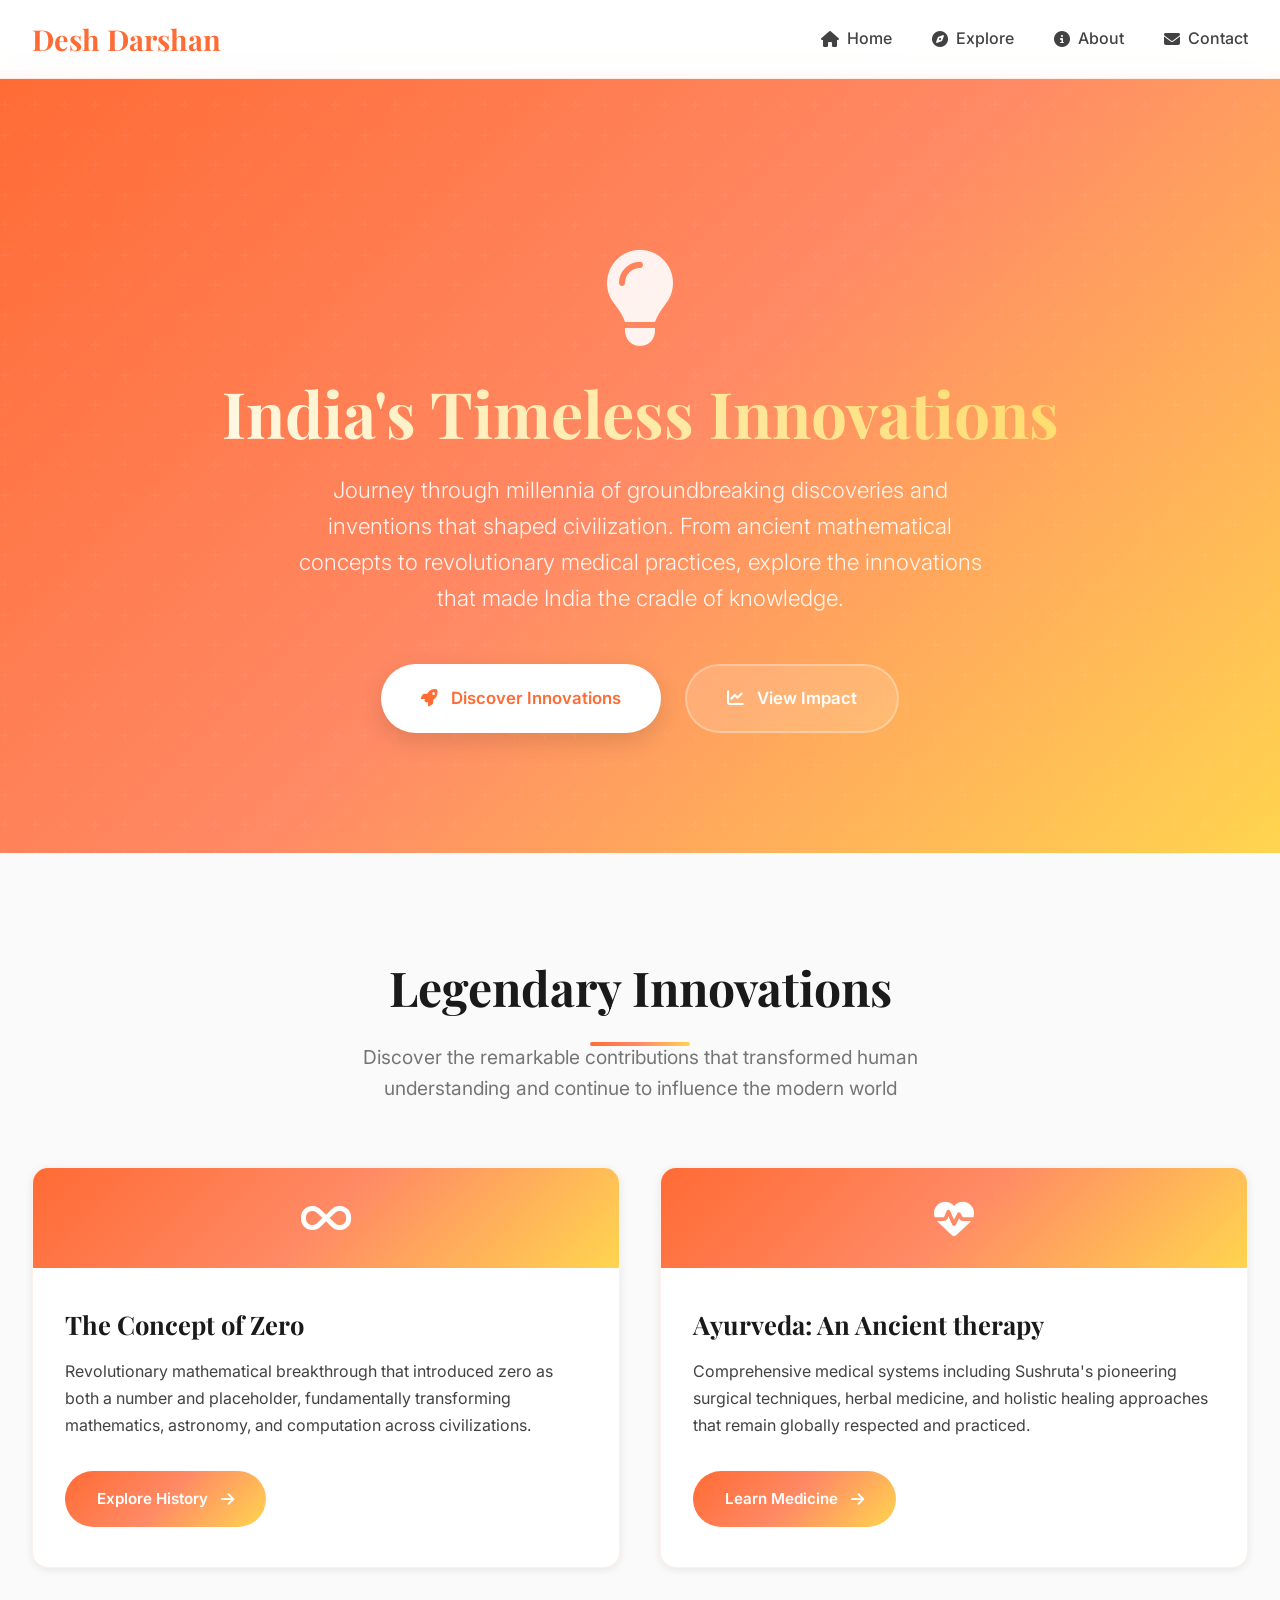
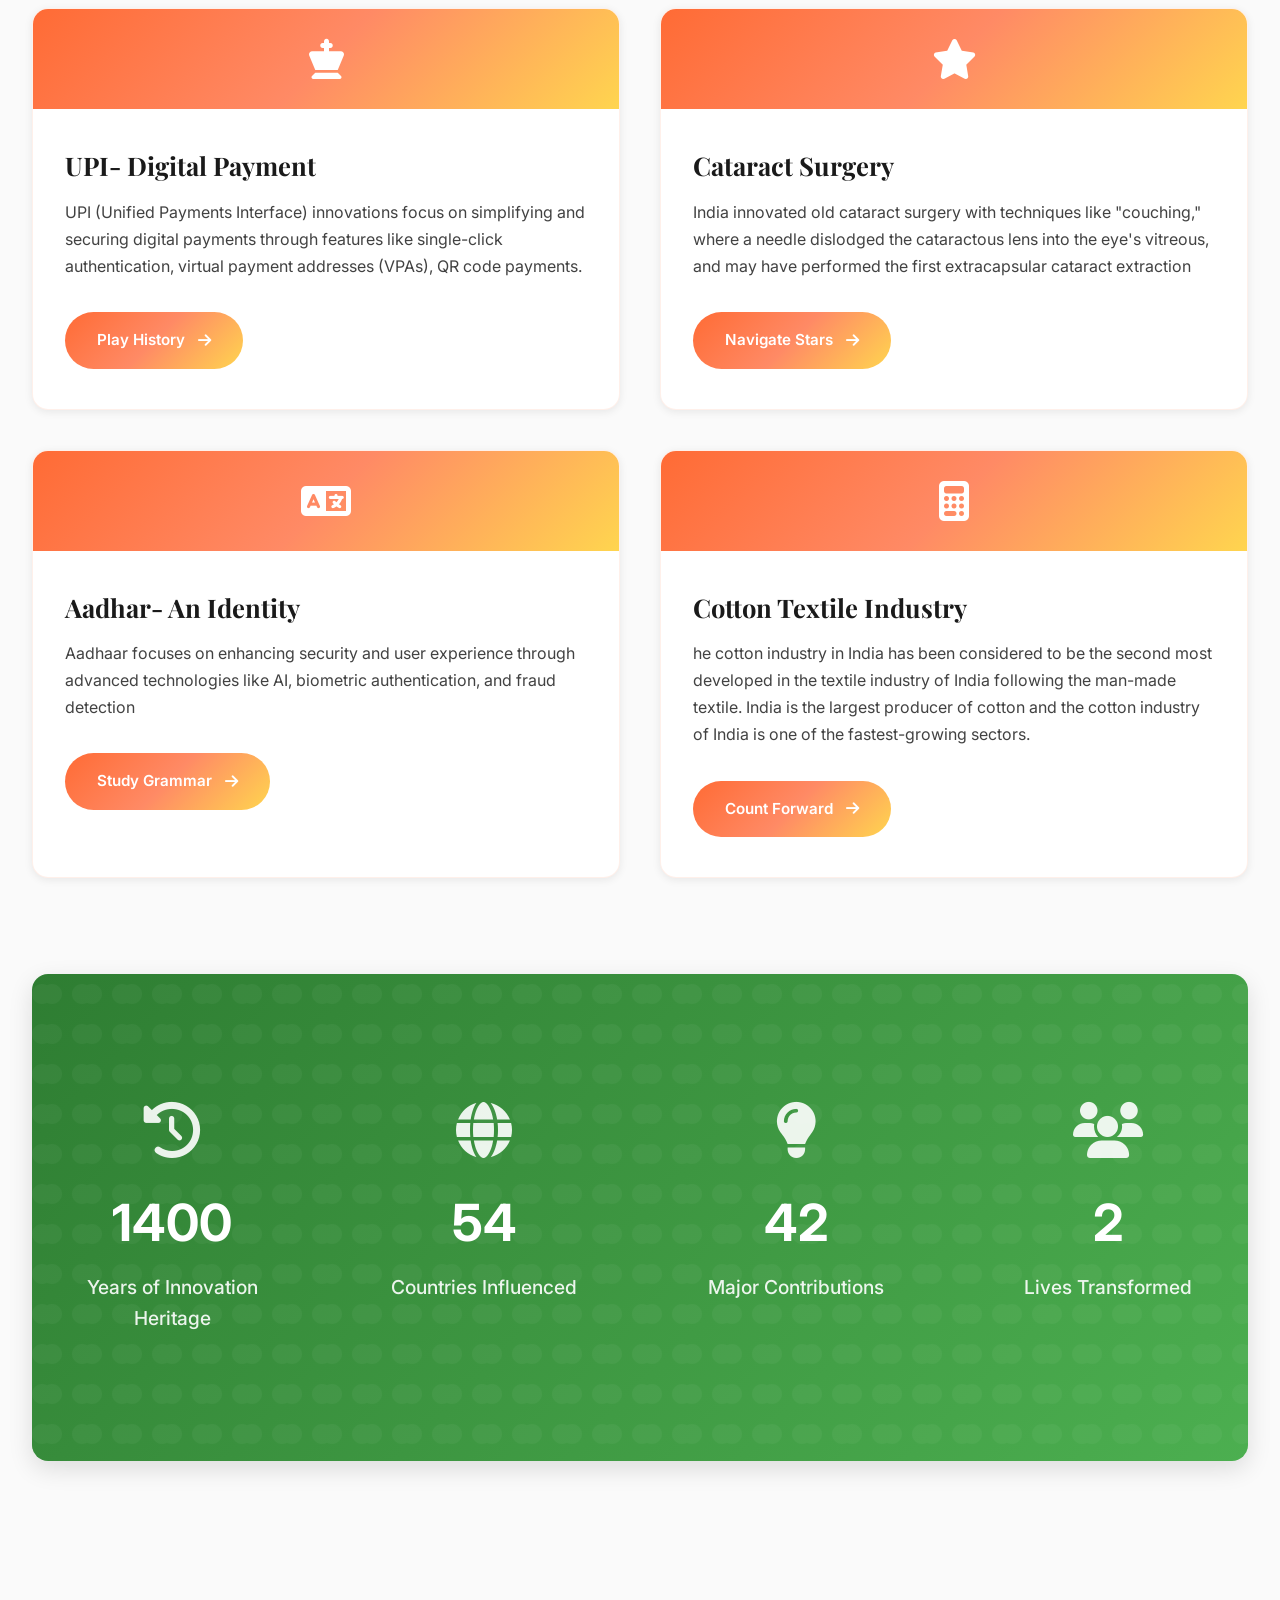
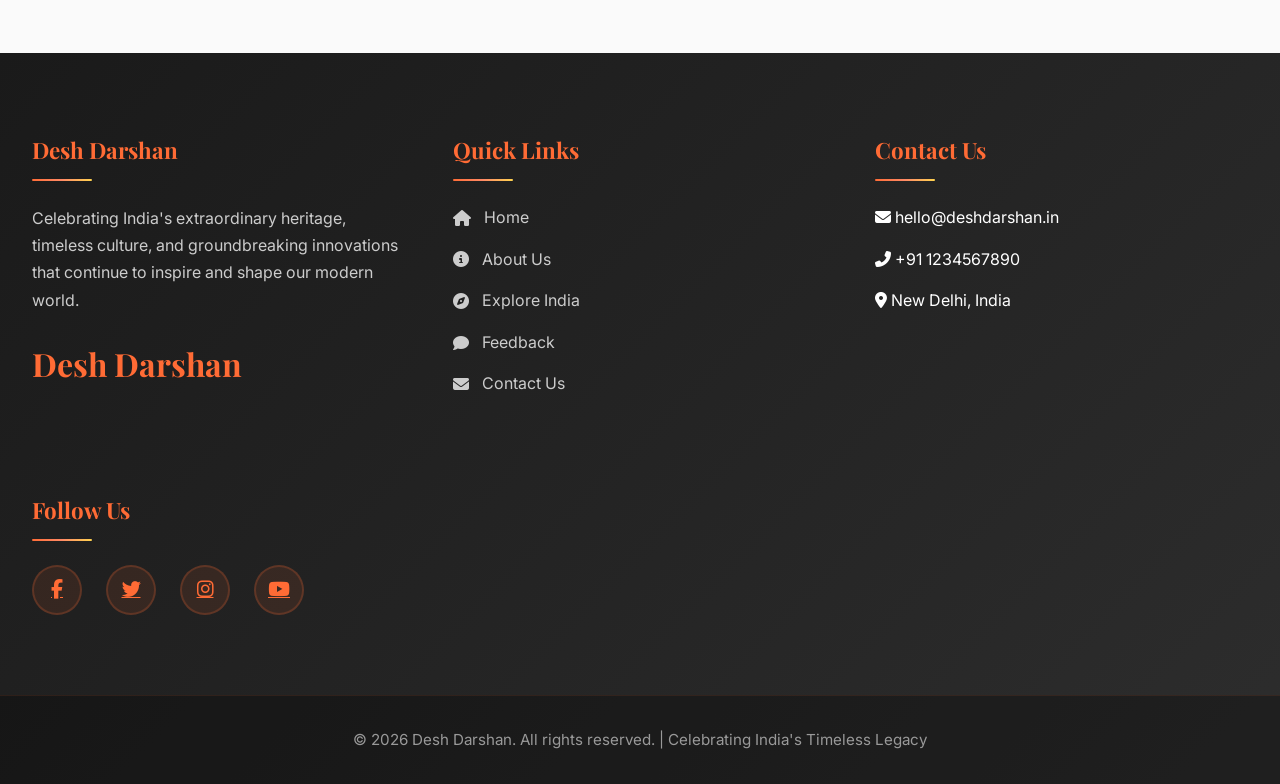
<file: pages/innovation.html>
<!DOCTYPE html>
<html lang="en">
<head>
  <meta charset="UTF-8">
  <meta name="viewport" content="width=device-width, initial-scale=1.0">
  <title>Innovation</title>
  <link rel="icon" href="../pages/Innovation/img/favicon.png" type="image/png">
  <link rel="stylesheet" href="https://cdnjs.cloudflare.com/ajax/libs/font-awesome/6.7.2/css/all.min.css" />
  <link href="https://fonts.googleapis.com/css2?family=Inter:wght@300;400;500;600;700&family=Playfair+Display:wght@400;500;600;700&display=swap" rel="stylesheet">
  <link rel="stylesheet" href="./Innovation/innovation.css">
</head>
<body>

  <!-- Navbar -->
  <nav class="navbar">
    <div class="container">
      <a href="/DeshDarshan/index.html" class="logo">Desh Darshan</a>
      <ul class="nav-links">
        <li><a href="../index.html"><i class="fas fa-home"></i> Home</a></li>
        <li><a href="../pages/explore.html"><i class="fas fa-compass"></i> Explore</a></li>
        <li><a href="../pages/about-us.html"><i class="fas fa-info-circle"></i> About</a></li>
        <li><a href="../pages/contact-us.html"><i class="fas fa-envelope"></i> Contact</a></li>
      </ul>
    </div>
  </nav>

  <!-- Hero Section -->
  <section class="hero">
    <div class="container">
      <i class="fas fa-lightbulb innovation-icon"></i>
      <h1>India's Timeless Innovations</h1>
      <p>Journey through millennia of groundbreaking discoveries and inventions that shaped civilization. From ancient mathematical concepts to revolutionary medical practices, explore the innovations that made India the cradle of knowledge.</p>
      <div class="hero-cta">
        <a href="#innovations" class="btn btn-primary"><i class="fas fa-rocket"></i> Discover Innovations</a>
        <a href="#stats" class="btn btn-secondary"><i class="fas fa-chart-line"></i> View Impact</a>
      </div>
    </div>
  </section>

  <!-- Main Content -->
  <main class="main-content">
    <h2 class="section-title">Legendary Innovations</h2>
    <p class="section-subtitle">Discover the remarkable contributions that transformed human understanding and continue to influence the modern world</p>

    <!-- Innovation Grid -->
    <div class="innovation-grid" id="innovations">

      <div class="innovation-card">
        <div class="innovation-card-icon"><i class="fas fa-infinity"></i></div>
        <div class="innovation-card-content">
          <h3>The Concept of Zero</h3>
          <p>Revolutionary mathematical breakthrough that introduced zero as both a number and placeholder, fundamentally transforming mathematics, astronomy, and computation across civilizations.</p>
          <a href="./Innovation/zero.html" class="learn-more-btn">Explore History <i class="fas fa-arrow-right"></i></a>
        </div>
      </div>

      <div class="innovation-card">
        <div class="innovation-card-icon"><i class="fas fa-heartbeat"></i></div>
        <div class="innovation-card-content">
          <h3>Ayurveda: An Ancient therapy</h3>
          <p>Comprehensive medical systems including Sushruta's pioneering surgical techniques, herbal medicine, and holistic healing approaches that remain globally respected and practiced.</p>
          <a href="./Innovation/ayurveda.html" class="learn-more-btn">Learn Medicine <i class="fas fa-arrow-right"></i></a>
        </div>
      </div>

      <div class="innovation-card">
        <div class="innovation-card-icon"><i class="fas fa-chess-king"></i></div>
        <div class="innovation-card-content">
          <h3>UPI- Digital Payment</h3>
          <p>UPI (Unified Payments Interface) innovations focus on simplifying and securing digital payments through features like single-click authentication, virtual payment addresses (VPAs), QR code payments.</p>
          <a href="./Innovation/UPI.html" class="learn-more-btn">Play History <i class="fas fa-arrow-right"></i></a>
        </div>
      </div>

      <div class="innovation-card">
        <div class="innovation-card-icon"><i class="fas fa-star"></i></div>
        <div class="innovation-card-content">
          <h3>Cataract Surgery</h3>
          <p>India innovated old cataract surgery with techniques like "couching," where a needle dislodged the cataractous lens into the eye's vitreous, and may have performed the first extracapsular cataract extraction</p>
          <a href="./Innovation/cataract.html" class="learn-more-btn">Navigate Stars <i class="fas fa-arrow-right"></i></a>
        </div>
      </div>

      <div class="innovation-card">
        <div class="innovation-card-icon"><i class="fas fa-language"></i></div>
        <div class="innovation-card-content">
          <h3>Aadhar- An Identity</h3>
          <p>Aadhaar focuses on enhancing security and user experience through advanced technologies like AI, biometric authentication, and fraud detection</p>
          <a href="./Innovation/aadhar.html" class="learn-more-btn">Study Grammar <i class="fas fa-arrow-right"></i></a>
        </div>
      </div>

      <div class="innovation-card">
        <div class="innovation-card-icon"><i class="fas fa-calculator"></i></div>
        <div class="innovation-card-content">
          <h3>Cotton Textile Industry</h3>
          <p>he cotton industry in India has been considered to be the second most developed in the textile industry of India following the man-made textile. India is the largest producer of cotton and the cotton industry of India is one of the fastest-growing sectors.</p>
          <a href="./Innovation/cotton.html" class="learn-more-btn">Count Forward <i class="fas fa-arrow-right"></i></a>
        </div>
      </div>

    </div>

    <!-- Stats Section -->
    <section class="stats-section" id="stats">
      <div class="container">
        <div class="stats-grid">
          <div class="stat-card">
            <i class="fas fa-history"></i>
            <h3>5000+</h3>
            <p>Years of Innovation Heritage</p>
          </div>
          <div class="stat-card">
            <i class="fas fa-globe"></i>
            <h3>195</h3>
            <p>Countries Influenced</p>
          </div>
          <div class="stat-card">
            <i class="fas fa-lightbulb"></i>
            <h3>150+</h3>
            <p>Major Contributions</p>
          </div>
          <div class="stat-card">
            <i class="fas fa-users"></i>
            <h3>8B+</h3>
            <p>Lives Transformed</p>
          </div>
        </div>
      </div>
    </section>
  </main>

  <!-- Footer -->
  <footer id="footer">
    <div class="footer-content-wrapper">
      <div class="footer-section">
        <h3 class="footer-section-title">Desh Darshan</h3>
        <p>Celebrating India's extraordinary heritage, timeless culture, and groundbreaking innovations that continue to inspire and shape our modern world.</p>
        <div class="footer-logo">Desh Darshan</div>
      </div>
      <div class="footer-section">
        <h3 class="footer-section-title">Quick Links</h3>
        <ul>
          <li><a href="../index.html"><i class="fas fa-home"></i> Home</a></li>
          <li><a href="../pages/about-us.html"><i class="fas fa-info-circle"></i> About Us</a></li>
          <li><a href="../pages/explore.html"><i class="fas fa-compass"></i> Explore India</a></li>
          <li><a href="../pages/feedback.html"><i class="fas fa-comment"></i> Feedback</a></li>
          <li><a href="../pages/contact-us.html"><i class="fas fa-envelope"></i> Contact Us</a></li>
        </ul>
      </div>
      <div class="footer-section">
        <h3 class="footer-section-title">Contact Us</h3>
        <ul>
          <li><i class="fas fa-envelope"></i> hello@deshdarshan.in</li>
          <li><i class="fas fa-phone-alt"></i> +91 1234567890</li>
          <li><i class="fas fa-map-marker-alt"></i> New Delhi, India</li>
        </ul>
      </div>
      <div class="footer-section">
        <h3 class="footer-section-title">Follow Us</h3>
        <div class="social-icons-container">
          <a href="#" aria-label="Facebook"><i class="fab fa-facebook-f"></i></a>
          <a href="#" aria-label="Twitter"><i class="fab fa-twitter"></i></a>
          <a href="#" aria-label="Instagram"><i class="fab fa-instagram"></i></a>
          <a href="#" aria-label="YouTube"><i class="fab fa-youtube"></i></a>
        </div>
      </div>
    </div>
    <div class="copyright-section">
      &copy; <span id="year"></span> Desh Darshan. All rights reserved. | Celebrating India's Timeless Legacy
    </div>
  </footer>

  <!-- Back to Top -->
  <button id="backToTopBtn" title="Go to top" aria-label="Back to top">
    <i class="fas fa-arrow-up"></i>
  </button>

  <!-- Back to Home -->
  <button id="backToTopBtn" title="Go to top" aria-label="Back to top">
    <i class="fas fa-arrow-up"></i>
  </button>

  <script>
    // Set current year
    document.getElementById('year').textContent = new Date().getFullYear();
    
    // Back to top functionality
    const backBtn = document.getElementById('backToTopBtn');
    
    window.addEventListener('scroll', () => {
      if (window.scrollY > 400) {
        backBtn.classList.add('show');
      } else {
        backBtn.classList.remove('show');
      }
    });
    
    backBtn.addEventListener('click', () => {
      window.scrollTo({ 
        top: 0, 
        behavior: 'smooth' 
      });
    });

    // Smooth scrolling for anchor links
    document.querySelectorAll('a[href^="#"]').forEach(anchor => {
      anchor.addEventListener('click', function (e) {
        e.preventDefault();
        const target = document.querySelector(this.getAttribute('href'));
        if (target) {
          target.scrollIntoView({
            behavior: 'smooth',
            block: 'start'
          });
        }
      });
    });

    // Add animation on scroll for cards
    const observerOptions = {
      threshold: 0.1,
      rootMargin: '0px 0px -50px 0px'
    };

    const observer = new IntersectionObserver((entries) => {
      entries.forEach(entry => {
        if (entry.isIntersecting) {
          entry.target.style.opacity = '1';
          entry.target.style.transform = 'translateY(0)';
        }
      });
    }, observerOptions);

    // Observe all innovation cards
    document.querySelectorAll('.innovation-card').forEach((card, index) => {
      card.style.opacity = '0';
      card.style.transform = 'translateY(30px)';
      card.style.transition = `opacity 0.6s ease ${index * 0.1}s, transform 0.6s ease ${index * 0.1}s`;
      observer.observe(card);
    });

    // Add counter animation for stats
    const animateCounter = (element, target, duration = 2000) => {
      let current = 0;
      const increment = target / (duration / 16);
      const timer = setInterval(() => {
        current += increment;
        if (current >= target) {
          element.textContent = target.toString().includes('+') ? target : target + '+';
          clearInterval(timer);
        } else {
          if (target.toString().includes('B')) {
            element.textContent = Math.floor(current) + 'B+';
          } else if (target.toString().includes('K')) {
            element.textContent = Math.floor(current) + 'K+';
          } else {
            element.textContent = Math.floor(current) + (target.toString().includes('+') ? '+' : '');
          }
        }
      }, 16);
    };

    // Observe stats section
    const statsObserver = new IntersectionObserver((entries) => {
      entries.forEach(entry => {
        if (entry.isIntersecting) {
          const statNumbers = entry.target.querySelectorAll('.stat-card h3');
          statNumbers.forEach(stat => {
            const text = stat.textContent;
            if (text.includes('5000+')) {
              animateCounter(stat, 5000);
            } else if (text.includes('195')) {
              animateCounter(stat, 195);
            } else if (text.includes('150+')) {
              animateCounter(stat, 150);
            } else if (text.includes('8B+')) {
              animateCounter(stat, 8);
            }
          });
          statsObserver.unobserve(entry.target);
        }
      });
    }, { threshold: 0.5 });

    const statsSection = document.querySelector('.stats-section');
    if (statsSection) {
      statsObserver.observe(statsSection);
    }

    // Add parallax effect to hero section
    window.addEventListener('scroll', () => {
      const scrolled = window.pageYOffset;
      const hero = document.querySelector('.hero');
      if (hero) {
        hero.style.transform = `translateY(${scrolled * 0.3}px)`;
      }
    });

    // Add hover effect sound (optional - can be removed)
    document.querySelectorAll('.innovation-card, .learn-more-btn').forEach(element => {
      element.addEventListener('mouseenter', () => {
        element.style.transition = 'all 0.4s cubic-bezier(0.175, 0.885, 0.32, 1.275)';
      });
    });
  </script>
</body>
</html>
</file>
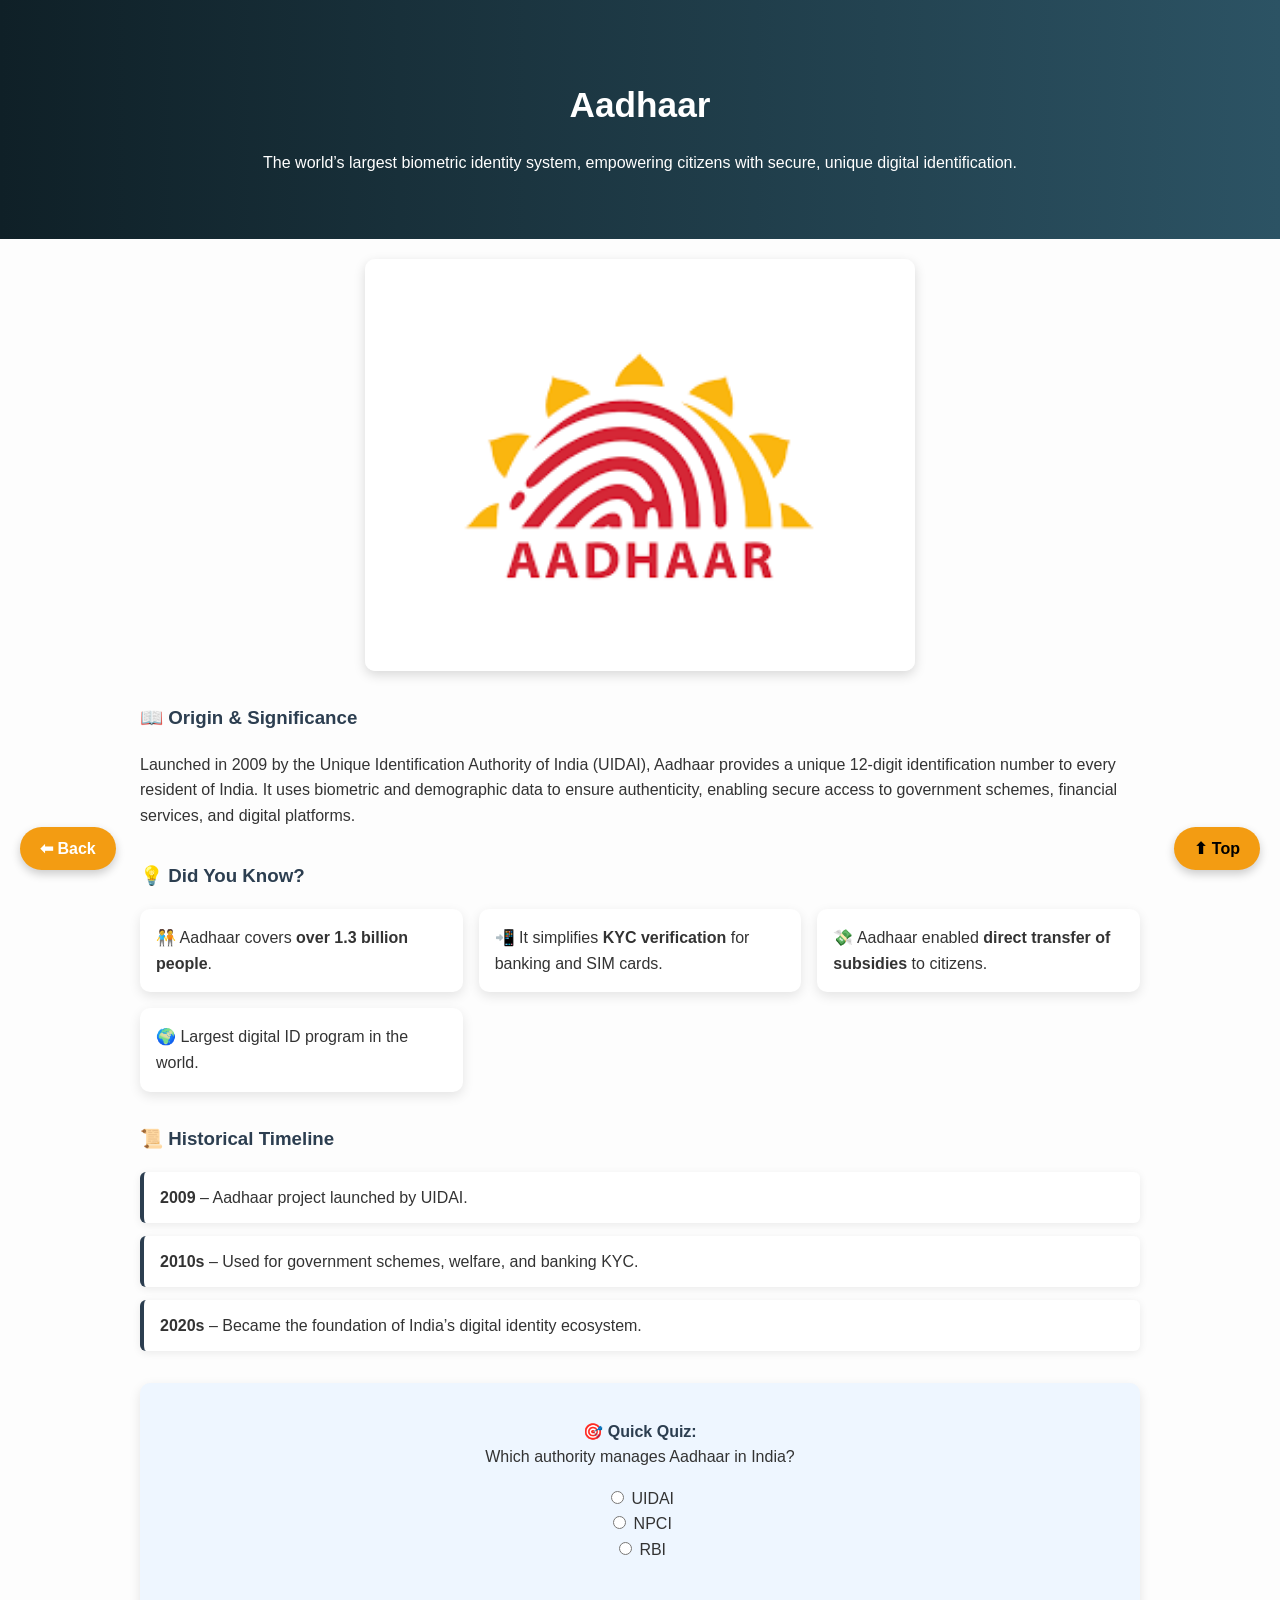
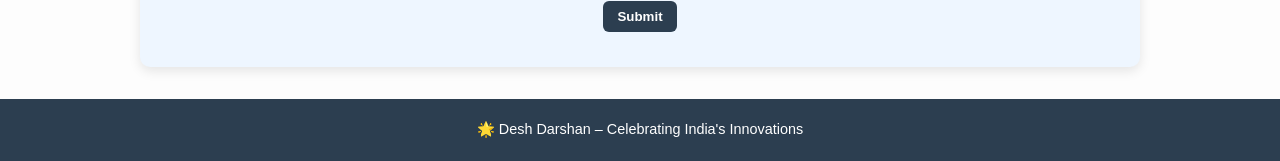
<file: pages/Innovation/aadhar.html>
<!DOCTYPE html>
<html lang="en">
<head>
  <meta charset="UTF-8">
  <meta name="viewport" content="width=device-width, initial-scale=1.0">
  <title>Aadhaar – Innovations of India</title>
  <style>
    body {
      font-family: "Segoe UI", Tahoma, Geneva, Verdana, sans-serif;
      margin: 0;
      padding: 0;
      background: #fdfdfd;
      color: #333;
      line-height: 1.6;
    }

    /* Header */
    header {
      background: linear-gradient(90deg, #2c3e50, #34495e);
      color: white;
      padding: 1rem 2rem;
      text-align: center;
      position: sticky;
      top: 0;
      z-index: 1000;
    }
    header h1 {
      font-size: 1.5rem;
      margin: 0;
    }

    /* Hero */
    .hero {
      text-align: center;
      padding: 3rem 1.5rem;
      background: linear-gradient(to right, #0f2027, #2c5364);
      color: white;
    }
    .hero h2 {
      font-size: 2.2rem;
      margin-bottom: 1rem;
    }

    /* Container */
    .container {
      max-width: 1000px;
      margin: 2rem auto;
      padding: 0 20px;
    }
    h3 {
      margin-top: 2rem;
      color: #2c3e50;
    }

    /* Image */
    .img-container {
      display: flex;
      justify-content: center;
      margin: 20px 0;
    }
    .img-container img {
      width: 550px;
      max-width: 100%;
      border-radius: 10px;
      box-shadow: 0 4px 12px rgba(0,0,0,0.15);
    }

    /* Fact Grid */
    .fact-grid {
      display: grid;
      grid-template-columns: repeat(auto-fit, minmax(250px, 1fr));
      gap: 1rem;
      margin: 1rem 0;
    }
    .fact-box {
      background: #fff;
      padding: 1rem;
      border-radius: 10px;
      box-shadow: 0 4px 12px rgba(0,0,0,0.1);
    }

    /* Timeline */
    ul.timeline {
      list-style: none;
      padding-left: 0;
    }
    ul.timeline li {
      background: #fff;
      margin: 0.8rem 0;
      padding: 0.8rem 1rem;
      border-left: 4px solid #2c3e50;
      border-radius: 6px;
      box-shadow: 0 2px 8px rgba(0,0,0,0.08);
    }

    /* Quiz */
    .quiz-box {
      background: #eef6ff;
      padding: 1.2rem;
      border-radius: 10px;
      margin-top: 2rem;
      text-align: center;
      box-shadow: 0 4px 12px rgba(0,0,0,0.1);
    }
    .quiz-box strong { color: #2c3e50; }
    .quiz-box button {
      margin-top: 0.8rem;
      padding: 8px 14px;
      border: none;
      border-radius: 6px;
      background: #2c3e50;
      color: white;
      font-weight: bold;
      cursor: pointer;
      transition: 0.3s;
    }
    .quiz-box button:hover {
      background: #1a252f;
    }

    /* Back Buttons */
    .top-btn {
      position: fixed;
      right: 20px;
      bottom: 30px;
      background: #f39c12;
      color: black;
      border: none;
      padding: 12px 20px;
      border-radius: 30px;
      font-size: 16px;
      font-weight: bold;
      cursor: pointer;
      box-shadow: 0px 4px 10px rgba(0,0,0,0.2);
      transition: all 0.3s ease;
      z-index: 1000;
    }
    .top-btn:hover {
      transform: scale(1.08);
      background: #ffd700;
    }
    .back-btn {
      position: fixed;
      left: 20px;
      bottom: 30px;
      background: #f39c12;
      color: white;
      border: none;
      padding: 12px 20px;
      border-radius: 30px;
      font-size: 16px;
      font-weight: bold;
      cursor: pointer;
      box-shadow: 0px 4px 10px rgba(0,0,0,0.2);
      transition: all 0.3s ease;
      z-index: 1000;
    }
    .back-btn:hover {
      transform: scale(1.08);
      background: #f1c40f;
    }

    /* Footer */
    footer {
      background: #2c3e50;
      color: white;
      text-align: center;
      padding: 1.2rem;
      margin-top: 2rem;
      font-size: 0.9rem;
    }
  </style>
</head>
<body>

  <!-- Hero -->
  <section class="hero">
    <h2>Aadhaar</h2>
    <p>The world’s largest biometric identity system, empowering citizens with secure, unique digital identification.</p>
  </section>

  <!-- Image -->
  <div class="img-container">
    <img src="./img/aadhar.png" alt="Aadhaar Card Illustration">
  </div>

  <!-- Main Content -->
  <div class="container">
    <h3>📖 Origin & Significance</h3>
    <p>Launched in 2009 by the Unique Identification Authority of India (UIDAI), Aadhaar provides a unique 12-digit identification number to every resident of India. It uses biometric and demographic data to ensure authenticity, enabling secure access to government schemes, financial services, and digital platforms.</p>

    <h3>💡 Did You Know?</h3>
    <div class="fact-grid">
      <div class="fact-box">🧑‍🤝‍🧑 Aadhaar covers <b>over 1.3 billion people</b>.</div>
      <div class="fact-box">📲 It simplifies <b>KYC verification</b> for banking and SIM cards.</div>
      <div class="fact-box">💸 Aadhaar enabled <b>direct transfer of subsidies</b> to citizens.</div>
      <div class="fact-box">🌍 Largest digital ID program in the world.</div>
    </div>

    <h3>📜 Historical Timeline</h3>
    <ul class="timeline">
      <li><b>2009</b> – Aadhaar project launched by UIDAI.</li>
      <li><b>2010s</b> – Used for government schemes, welfare, and banking KYC.</li>
      <li><b>2020s</b> – Became the foundation of India’s digital identity ecosystem.</li>
    </ul>

    <!-- Quiz -->
    <div class="quiz-box">
      <p><strong>🎯 Quick Quiz:</strong><br>
        Which authority manages Aadhaar in India?</p>
      <form id="quiz-form">
        <label><input type="radio" name="answer" value="UIDAI"> UIDAI</label><br>
        <label><input type="radio" name="answer" value="NPCI"> NPCI</label><br>
        <label><input type="radio" name="answer" value="RBI"> RBI</label><br><br>
        <button type="button" onclick="checkAnswer()">Submit</button>
      </form>
      <p id="quiz-result" style="font-weight:bold; margin-top:10px;"></p>
    </div>
  </div>

  <!-- Back to Top -->
  <button class="top-btn" onclick="window.scrollTo({top: 0, behavior: 'smooth'})">⬆ Top</button>

  <!-- Back to Previous -->
  <button class="back-btn" onclick="history.back()">⬅ Back</button>

  <!-- Footer -->
  <footer>
    🌟 Desh Darshan – Celebrating India's Innovations
  </footer>

  <!-- Quiz Script -->
  <script>
    function checkAnswer() {
      const selected = document.querySelector('input[name="answer"]:checked');
      const result = document.getElementById("quiz-result");

      if (!selected) {
        result.textContent = "⚠️ Please select an option!";
        result.style.color = "red";
        return;
      }

      if (selected.value === "UIDAI") {
        result.textContent = "✅ Correct! UIDAI manages Aadhaar.";
        result.style.color = "green";
      } else {
        result.textContent = "❌ Oops! The correct answer is UIDAI.";
        result.style.color = "red";
      }
    }
  </script>
</body>
</html>
</file>
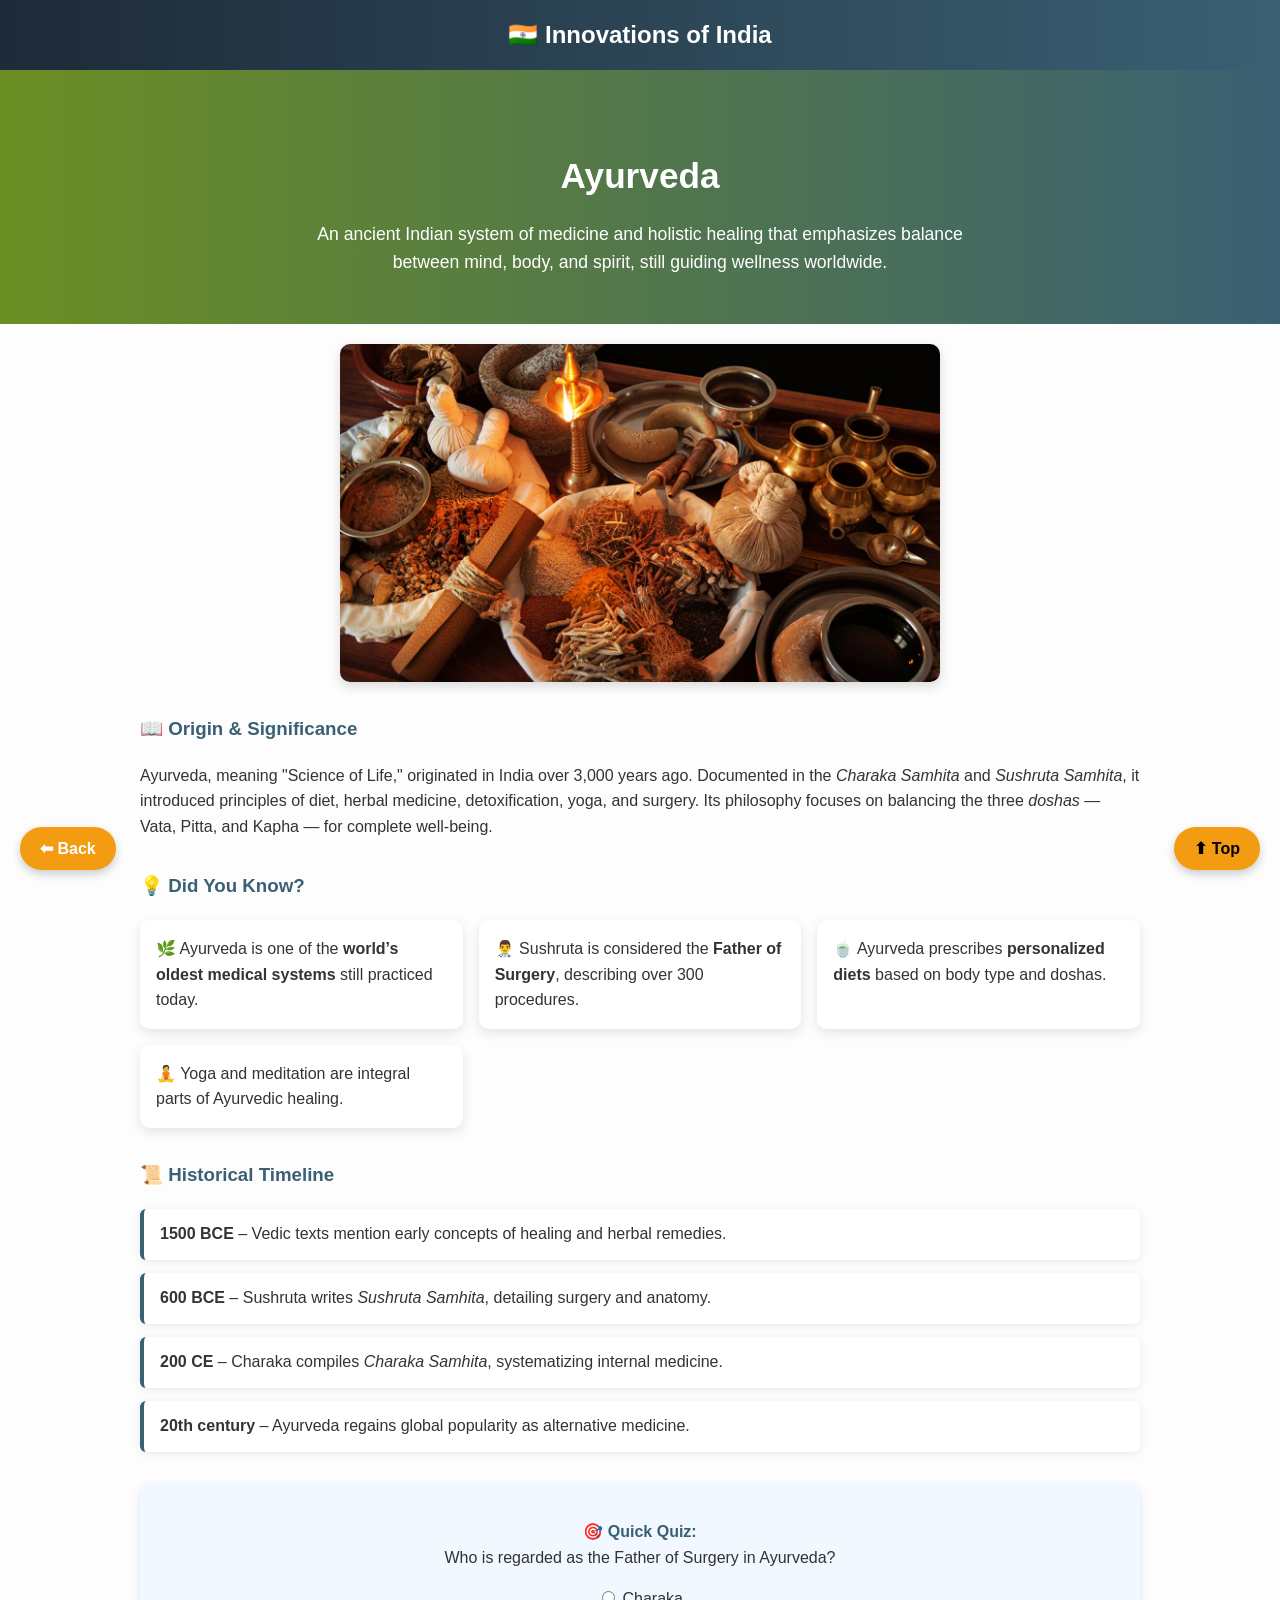
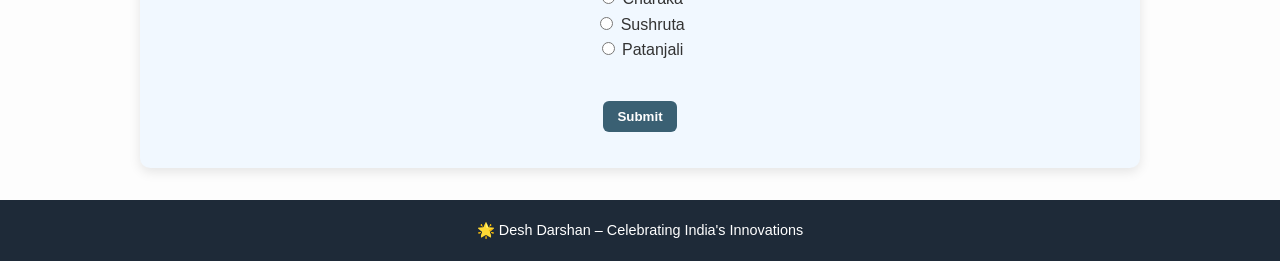
<file: pages/Innovation/ayurveda.html>
<!DOCTYPE html>
<html lang="en">
<head>
  <meta charset="UTF-8">
  <meta name="viewport" content="width=device-width, initial-scale=1.0">
  <title>Ayurveda – Innovations of India</title>
  <style>
    body {
      font-family: "Segoe UI", Tahoma, Geneva, Verdana, sans-serif;
      margin: 0;
      padding: 0;
      background: #fdfdfd;
      color: #333;
      line-height: 1.6;
    }

    /* Header */
    header {
      background: linear-gradient(90deg, #1e2a38, #3a6073);
      color: white;
      padding: 1rem 2rem;
      display: flex;
      justify-content: center;
      align-items: center;
      position: sticky;
      top: 0;
      z-index: 1000;
    }
    h1 {
      font-size: 1.5rem;
      margin: 0;
    }

    /* Hero */
    .hero {
      text-align: center;
      padding: 3rem 1.5rem;
      background: linear-gradient(to right, #6b8e23, #3a6073);
      color: white;
    }
    .hero h2 {
      font-size: 2.2rem;
      margin-bottom: 1rem;
    }
    .hero p {
      font-size: 1.1rem;
      max-width: 700px;
      margin: auto;
    }

    /* Content Container */
    .container {
      max-width: 1000px;
      margin: 2rem auto;
      padding: 0 20px;
    }
    h3 {
      margin-top: 2rem;
      color: #3A6073;
    }

    /* Image */
    .img-container {
      display: flex;
      justify-content: center;
      align-items: center;
      margin: 20px 0;
    }
    .img-container img {
      width: 600px;
      height: auto;
      border-radius: 10px;
      box-shadow: 0 4px 12px rgba(0,0,0,0.15);
    }

    /* Fact Grid */
    .fact-grid {
      display: grid;
      grid-template-columns: repeat(auto-fit, minmax(250px, 1fr));
      gap: 1rem;
      margin: 1rem 0;
    }
    .fact-box {
      background: #fff;
      padding: 1rem;
      border-radius: 10px;
      box-shadow: 0 4px 12px rgba(0,0,0,0.1);
    }

    /* Timeline */
    ul.timeline {
      list-style: none;
      padding-left: 0;
      margin-top: 1rem;
    }
    ul.timeline li {
      background: #fff;
      margin: 0.8rem 0;
      padding: 0.8rem 1rem;
      border-left: 4px solid #3a6073;
      border-radius: 6px;
      box-shadow: 0 2px 8px rgba(0,0,0,0.08);
    }

    /* Quiz */
    .quiz-box {
      background: #f1f8ff;
      padding: 1.2rem;
      border-radius: 10px;
      margin-top: 2rem;
      text-align: center;
      box-shadow: 0 4px 12px rgba(0,0,0,0.1);
    }
    .quiz-box strong { color: #3a6073; }
    .quiz-box button {
      margin-top: 0.8rem;
      padding: 8px 14px;
      border: none;
      border-radius: 6px;
      background: #3a6073;
      color: white;
      font-weight: bold;
      cursor: pointer;
      transition: 0.3s;
    }
    .quiz-box button:hover {
      background: #274257;
    }

    /* Back Buttons */
    .top-btn {
      position: fixed;
      right: 20px;
      bottom: 30px;
      background: #f39c12;
      color: black;
      border: none;
      padding: 12px 20px;
      border-radius: 30px;
      font-size: 16px;
      font-weight: bold;
      cursor: pointer;
      box-shadow: 0px 4px 10px rgba(0,0,0,0.2);
      transition: all 0.3s ease;
      z-index: 1000;
    }
    .top-btn:hover {
      transform: scale(1.08);
      background: #ffd700;
    }
    .back-btn {
      position: fixed;
      left: 20px;
      bottom: 30px;
      background: #f39c12;
      color: white;
      border: none;
      padding: 12px 20px;
      border-radius: 30px;
      font-size: 16px;
      font-weight: bold;
      cursor: pointer;
      box-shadow: 0px 4px 10px rgba(0,0,0,0.2);
      transition: all 0.3s ease;
      z-index: 1000;
    }
    .back-btn:hover {
      transform: scale(1.08);
      background: #f1c40f;
    }

    /* Footer */
    footer {
      background: #1e2a38;
      color: white;
      text-align: center;
      padding: 1.2rem;
      margin-top: 2rem;
      font-size: 0.9rem;
    }
  </style>
</head>
<body>

  <!-- Header -->
  <header>
    <h1>🇮🇳 Innovations of India</h1>
  </header>

  <!-- Hero -->
  <section class="hero">
    <h2>Ayurveda</h2>
    <p>An ancient Indian system of medicine and holistic healing that emphasizes balance between mind, body, and spirit, still guiding wellness worldwide.</p>
  </section>

  <!-- Image -->
  <div class="img-container">
    <img src="./img/ayurveda.png" alt="Ayurveda Illustration">
  </div>

  <!-- Main Content -->
  <div class="container">
    <h3>📖 Origin & Significance</h3>
    <p>Ayurveda, meaning "Science of Life," originated in India over 3,000 years ago. Documented in the <i>Charaka Samhita</i> and <i>Sushruta Samhita</i>, it introduced principles of diet, herbal medicine, detoxification, yoga, and surgery. Its philosophy focuses on balancing the three <i>doshas</i> — Vata, Pitta, and Kapha — for complete well-being.</p>

    <h3>💡 Did You Know?</h3>
    <div class="fact-grid">
      <div class="fact-box">🌿 Ayurveda is one of the <b>world’s oldest medical systems</b> still practiced today.</div>
      <div class="fact-box">👨‍⚕️ Sushruta is considered the <b>Father of Surgery</b>, describing over 300 procedures.</div>
      <div class="fact-box">🍵 Ayurveda prescribes <b>personalized diets</b> based on body type and doshas.</div>
      <div class="fact-box">🧘 Yoga and meditation are integral parts of Ayurvedic healing.</div>
    </div>

    <h3>📜 Historical Timeline</h3>
    <ul class="timeline">
      <li><b>1500 BCE</b> – Vedic texts mention early concepts of healing and herbal remedies.</li>
      <li><b>600 BCE</b> – Sushruta writes <i>Sushruta Samhita</i>, detailing surgery and anatomy.</li>
      <li><b>200 CE</b> – Charaka compiles <i>Charaka Samhita</i>, systematizing internal medicine.</li>
      <li><b>20th century</b> – Ayurveda regains global popularity as alternative medicine.</li>
    </ul>

    <!-- Quiz -->
    <div class="quiz-box">
      <p><strong>🎯 Quick Quiz:</strong><br>
        Who is regarded as the Father of Surgery in Ayurveda?</p>
      <form id="quiz-form">
        <label><input type="radio" name="answer" value="Charaka"> Charaka</label><br>
        <label><input type="radio" name="answer" value="Sushruta"> Sushruta</label><br>
        <label><input type="radio" name="answer" value="Patanjali"> Patanjali</label><br><br>
        <button type="button" onclick="checkAnswer()">Submit</button>
      </form>
      <p id="quiz-result" style="font-weight:bold; margin-top:10px;"></p>
    </div>
  </div>

  <!-- Back to Top -->
  <button class="top-btn" onclick="window.scrollTo({top: 0, behavior: 'smooth'})">⬆ Top</button>

  <!-- Back to Previous -->
  <button class="back-btn" onclick="history.back()">⬅ Back</button>

  <!-- Footer -->
  <footer>
    🌟 Desh Darshan – Celebrating India's Innovations
  </footer>

  <!-- Quiz Script -->
  <script>
    function checkAnswer() {
      const selected = document.querySelector('input[name="answer"]:checked');
      const result = document.getElementById("quiz-result");

      if (!selected) {
        result.textContent = "⚠️ Please select an option!";
        result.style.color = "red";
        return;
      }

      if (selected.value === "Sushruta") {
        result.textContent = "✅ Correct! Sushruta is regarded as the Father of Surgery.";
        result.style.color = "green";
      } else {
        result.textContent = "❌ Oops! The correct answer is Sushruta.";
        result.style.color = "red";
      }
    }
  </script>
</body>
</html>
</file>
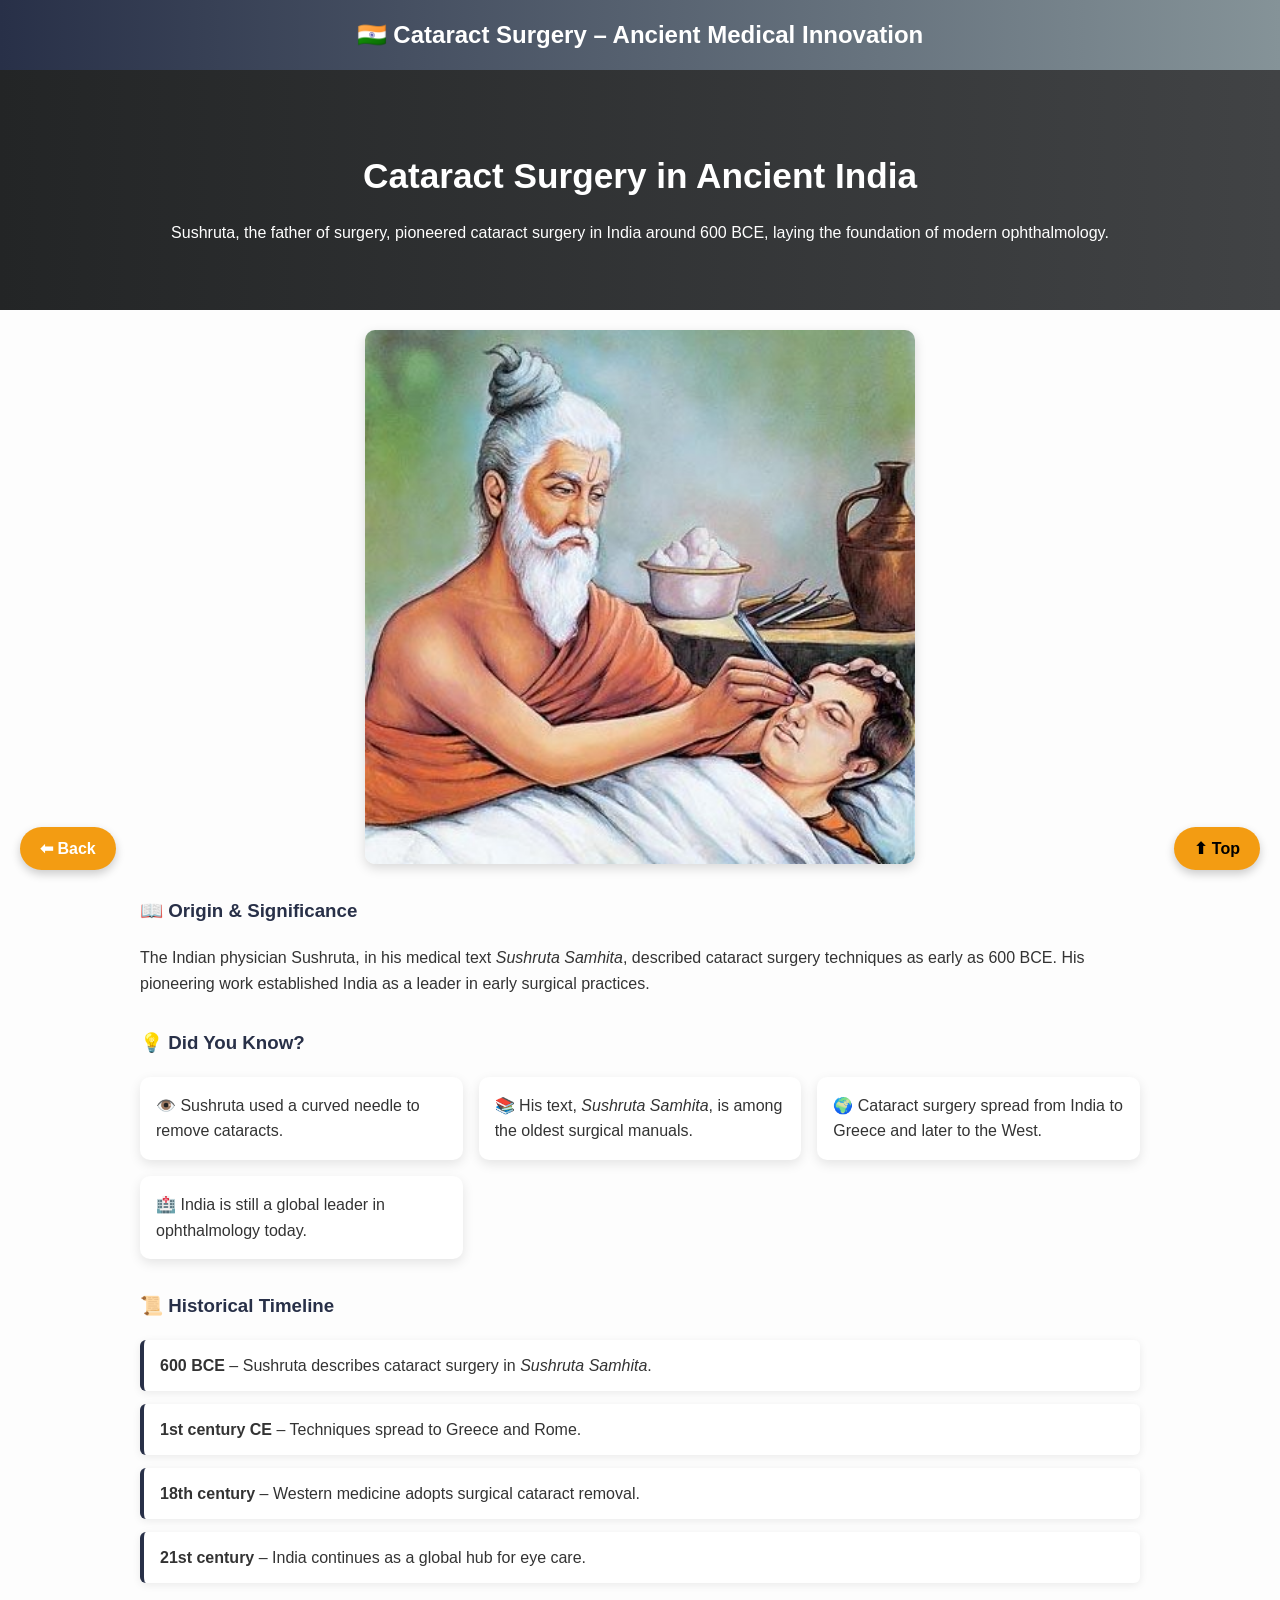
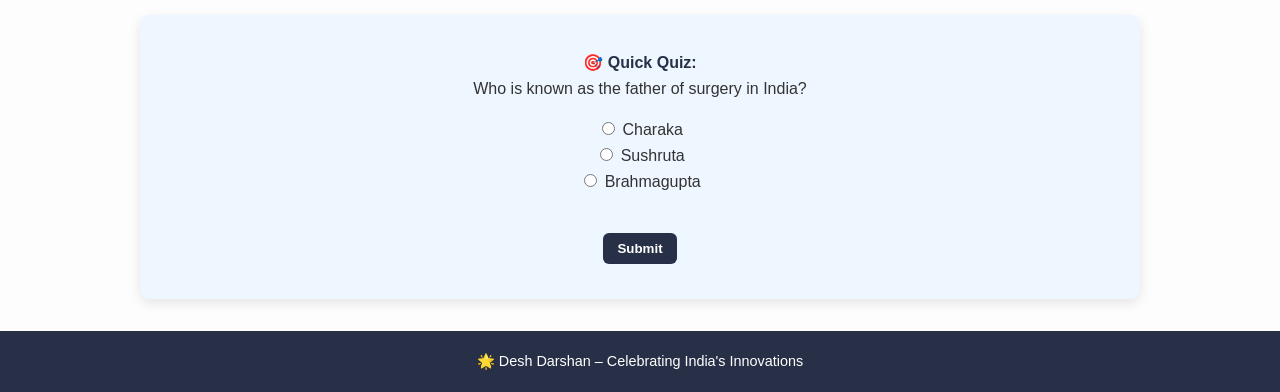
<file: pages/Innovation/cataract.html>
<!DOCTYPE html>
<html lang="en">
<head>
  <meta charset="UTF-8">
  <meta name="viewport" content="width=device-width, initial-scale=1.0">
  <title>Cataract Surgery – Innovations of India</title>
  <style>
    body { font-family: "Segoe UI", Tahoma, Geneva, Verdana, sans-serif; margin: 0; padding: 0; background: #fdfdfd; color: #333; line-height: 1.6; }

    header { background: linear-gradient(90deg, #283048, #859398); color: white; padding: 1rem 2rem; text-align: center; position: sticky; top: 0; z-index: 1000; }
    header h1 { font-size: 1.5rem; margin: 0; }

    .hero { text-align: center; padding: 3rem 1.5rem; background: linear-gradient(to right, #232526, #414345); color: white; }
    .hero h2 { font-size: 2.2rem; margin-bottom: 1rem; }

    .container { max-width: 1000px; margin: 2rem auto; padding: 0 20px; }
    h3 { margin-top: 2rem; color: #283048; }

    .img-container { display: flex; justify-content: center; margin: 20px 0; }
    .img-container img { width: 550px; max-width: 100%; border-radius: 10px; box-shadow: 0 4px 12px rgba(0,0,0,0.15); }

    .fact-grid { display: grid; grid-template-columns: repeat(auto-fit, minmax(250px, 1fr)); gap: 1rem; margin: 1rem 0; }
    .fact-box { background: #fff; padding: 1rem; border-radius: 10px; box-shadow: 0 4px 12px rgba(0,0,0,0.1); }

    ul.timeline { list-style: none; padding-left: 0; }
    ul.timeline li { background: #fff; margin: 0.8rem 0; padding: 0.8rem 1rem; border-left: 4px solid #283048; border-radius: 6px; box-shadow: 0 2px 8px rgba(0,0,0,0.08); }

    .quiz-box { background: #eef6ff; padding: 1.2rem; border-radius: 10px; margin-top: 2rem; text-align: center; box-shadow: 0 4px 12px rgba(0,0,0,0.1); }
    .quiz-box strong { color: #283048; }
    .quiz-box button { margin-top: 0.8rem; padding: 8px 14px; border: none; border-radius: 6px; background: #283048; color: white; font-weight: bold; cursor: pointer; transition: 0.3s; }
    .quiz-box button:hover { background: #1a1f2e; }

    .top-btn, .back-btn { position: fixed; bottom: 30px; border: none; padding: 12px 20px; border-radius: 30px; font-size: 16px; font-weight: bold; cursor: pointer; box-shadow: 0px 4px 10px rgba(0,0,0,0.2); transition: all 0.3s ease; z-index: 1000; }
    .top-btn { right: 20px; background: #f39c12; color: black; }
    .top-btn:hover { transform: scale(1.08); background: #ffd700; }
    .back-btn { left: 20px; background: #f39c12; color: white; }
    .back-btn:hover { transform: scale(1.08); background: #f1c40f; }

    footer { background: #283048; color: white; text-align: center; padding: 1.2rem; margin-top: 2rem; font-size: 0.9rem; }
  </style>
</head>
<body>
  <header><h1>🇮🇳 Cataract Surgery – Ancient Medical Innovation</h1></header>

  <section class="hero">
    <h2>Cataract Surgery in Ancient India</h2>
    <p>Sushruta, the father of surgery, pioneered cataract surgery in India around 600 BCE, laying the foundation of modern ophthalmology.</p>
  </section>

  <div class="img-container">
    <img src="./img/cataract.png" alt="Cataract Surgery Illustration">
  </div>

  <div class="container">
    <h3>📖 Origin & Significance</h3>
    <p>The Indian physician Sushruta, in his medical text <i>Sushruta Samhita</i>, described cataract surgery techniques as early as 600 BCE. His pioneering work established India as a leader in early surgical practices.</p>

    <h3>💡 Did You Know?</h3>
    <div class="fact-grid">
      <div class="fact-box">👁️ Sushruta used a curved needle to remove cataracts.</div>
      <div class="fact-box">📚 His text, <i>Sushruta Samhita</i>, is among the oldest surgical manuals.</div>
      <div class="fact-box">🌍 Cataract surgery spread from India to Greece and later to the West.</div>
      <div class="fact-box">🏥 India is still a global leader in ophthalmology today.</div>
    </div>

    <h3>📜 Historical Timeline</h3>
    <ul class="timeline">
      <li><b>600 BCE</b> – Sushruta describes cataract surgery in <i>Sushruta Samhita</i>.</li>
      <li><b>1st century CE</b> – Techniques spread to Greece and Rome.</li>
      <li><b>18th century</b> – Western medicine adopts surgical cataract removal.</li>
      <li><b>21st century</b> – India continues as a global hub for eye care.</li>
    </ul>

    <div class="quiz-box">
      <p><strong>🎯 Quick Quiz:</strong><br> Who is known as the father of surgery in India?</p>
      <form id="quiz-form">
        <label><input type="radio" name="answer" value="Charaka"> Charaka</label><br>
        <label><input type="radio" name="answer" value="Sushruta"> Sushruta</label><br>
        <label><input type="radio" name="answer" value="Brahmagupta"> Brahmagupta</label><br><br>
        <button type="button" onclick="checkAnswer()">Submit</button>
      </form>
      <p id="quiz-result" style="font-weight:bold; margin-top:10px;"></p>
    </div>
  </div>

  <button class="top-btn" onclick="window.scrollTo({top: 0, behavior: 'smooth'})">⬆ Top</button>
  <button class="back-btn" onclick="history.back()">⬅ Back</button>

  <footer>🌟 Desh Darshan – Celebrating India's Innovations</footer>

  <script>
    function checkAnswer() {
      const selected = document.querySelector('input[name="answer"]:checked');
      const result = document.getElementById("quiz-result");
      if (!selected) { result.textContent = "⚠️ Please select an option!"; result.style.color = "red"; return; }
      if (selected.value === "Sushruta") { result.textContent = "✅ Correct! Sushruta pioneered cataract surgery."; result.style.color = "green"; }
      else { result.textContent = "❌ Oops! The correct answer is Sushruta."; result.style.color = "red"; }
    }
  </script>
</body>
</html>
</file>
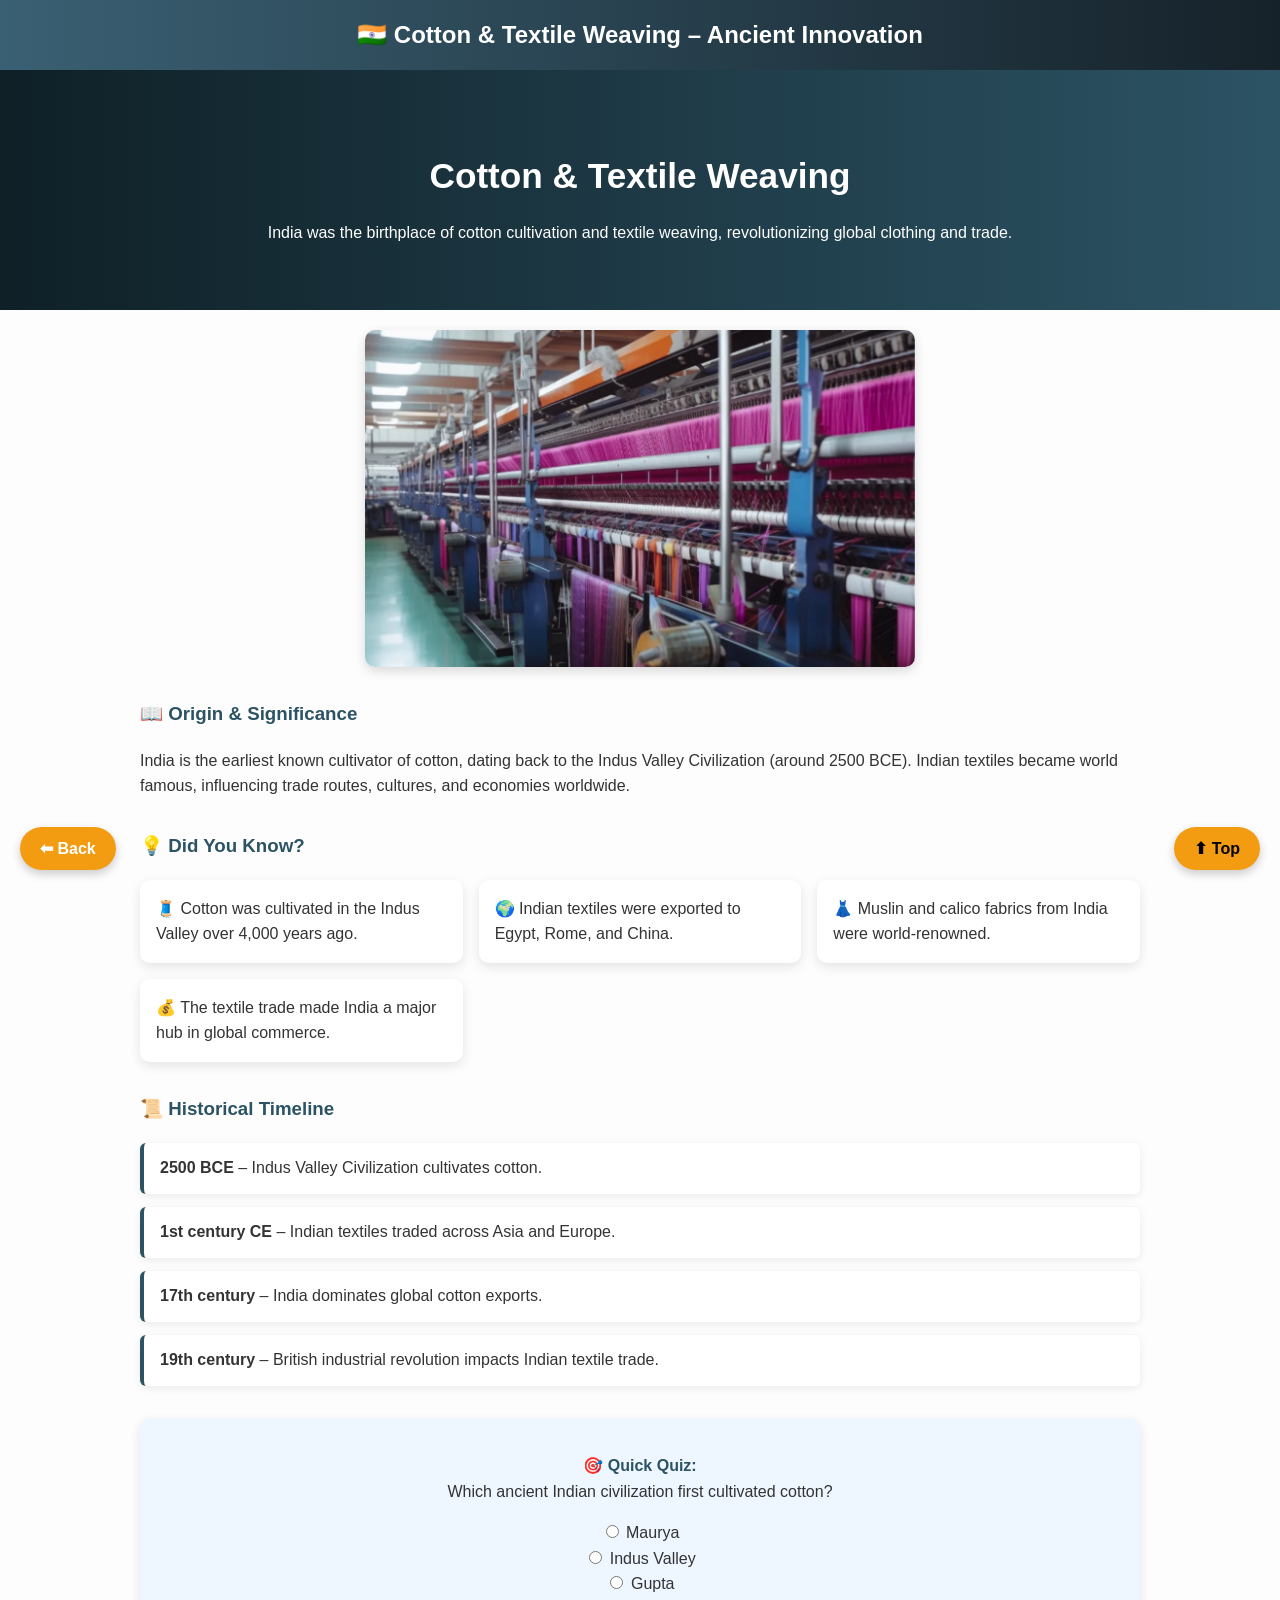
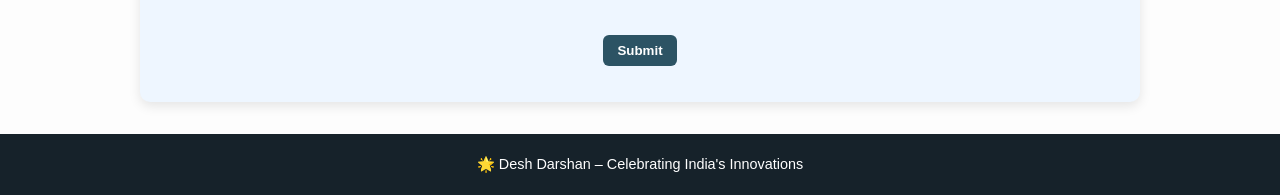
<file: pages/Innovation/cotton.html>
<!DOCTYPE html>
<html lang="en">
<head>
  <meta charset="UTF-8">
  <meta name="viewport" content="width=device-width, initial-scale=1.0">
  <title>Cotton & Textile Weaving – Innovations of India</title>
  <style>
    body { font-family: "Segoe UI", Tahoma, Geneva, Verdana, sans-serif; margin: 0; padding: 0; background: #fdfdfd; color: #333; line-height: 1.6; }

    header { background: linear-gradient(90deg, #3a6073, #16222a); color: white; padding: 1rem 2rem; text-align: center; position: sticky; top: 0; z-index: 1000; }
    header h1 { font-size: 1.5rem; margin: 0; }

    .hero { text-align: center; padding: 3rem 1.5rem; background: linear-gradient(to right, #0f2027, #2c5364); color: white; }
    .hero h2 { font-size: 2.2rem; margin-bottom: 1rem; }

    .container { max-width: 1000px; margin: 2rem auto; padding: 0 20px; }
    h3 { margin-top: 2rem; color: #2c5364; }

    .img-container { display: flex; justify-content: center; margin: 20px 0; }
    .img-container img { width: 550px; max-width: 100%; border-radius: 10px; box-shadow: 0 4px 12px rgba(0,0,0,0.15); }

    .fact-grid { display: grid; grid-template-columns: repeat(auto-fit, minmax(250px, 1fr)); gap: 1rem; margin: 1rem 0; }
    .fact-box { background: #fff; padding: 1rem; border-radius: 10px; box-shadow: 0 4px 12px rgba(0,0,0,0.1); }

    ul.timeline { list-style: none; padding-left: 0; }
    ul.timeline li { background: #fff; margin: 0.8rem 0; padding: 0.8rem 1rem; border-left: 4px solid #2c5364; border-radius: 6px; box-shadow: 0 2px 8px rgba(0,0,0,0.08); }

    .quiz-box { background: #eef6ff; padding: 1.2rem; border-radius: 10px; margin-top: 2rem; text-align: center; box-shadow: 0 4px 12px rgba(0,0,0,0.1); }
    .quiz-box strong { color: #2c5364; }
    .quiz-box button { margin-top: 0.8rem; padding: 8px 14px; border: none; border-radius: 6px; background: #2c5364; color: white; font-weight: bold; cursor: pointer; transition: 0.3s; }
    .quiz-box button:hover { background: #163847; }

    .top-btn, .back-btn { position: fixed; bottom: 30px; border: none; padding: 12px 20px; border-radius: 30px; font-size: 16px; font-weight: bold; cursor: pointer; box-shadow: 0px 4px 10px rgba(0,0,0,0.2); transition: all 0.3s ease; z-index: 1000; }
    .top-btn { right: 20px; background: #f39c12; color: black; }
    .top-btn:hover { transform: scale(1.08); background: #ffd700; }
    .back-btn { left: 20px; background: #f39c12; color: white; }
    .back-btn:hover { transform: scale(1.08); background: #f1c40f; }

    footer { background: #16222a; color: white; text-align: center; padding: 1.2rem; margin-top: 2rem; font-size: 0.9rem; }
  </style>
</head>
<body>
  <header><h1>🇮🇳 Cotton & Textile Weaving – Ancient Innovation</h1></header>

  <section class="hero">
    <h2>Cotton & Textile Weaving</h2>
    <p>India was the birthplace of cotton cultivation and textile weaving, revolutionizing global clothing and trade.</p>
  </section>

  <div class="img-container">
    <img src="./img/cotton.png" alt="Cotton and Textile Weaving Illustration">
  </div>

  <div class="container">
    <h3>📖 Origin & Significance</h3>
    <p>India is the earliest known cultivator of cotton, dating back to the Indus Valley Civilization (around 2500 BCE). Indian textiles became world famous, influencing trade routes, cultures, and economies worldwide.</p>

    <h3>💡 Did You Know?</h3>
    <div class="fact-grid">
      <div class="fact-box">🧵 Cotton was cultivated in the Indus Valley over 4,000 years ago.</div>
      <div class="fact-box">🌍 Indian textiles were exported to Egypt, Rome, and China.</div>
      <div class="fact-box">👗 Muslin and calico fabrics from India were world-renowned.</div>
      <div class="fact-box">💰 The textile trade made India a major hub in global commerce.</div>
    </div>

    <h3>📜 Historical Timeline</h3>
    <ul class="timeline">
      <li><b>2500 BCE</b> – Indus Valley Civilization cultivates cotton.</li>
      <li><b>1st century CE</b> – Indian textiles traded across Asia and Europe.</li>
      <li><b>17th century</b> – India dominates global cotton exports.</li>
      <li><b>19th century</b> – British industrial revolution impacts Indian textile trade.</li>
    </ul>

    <div class="quiz-box">
      <p><strong>🎯 Quick Quiz:</strong><br> Which ancient Indian civilization first cultivated cotton?</p>
      <form id="quiz-form">
        <label><input type="radio" name="answer" value="Maurya"> Maurya</label><br>
        <label><input type="radio" name="answer" value="Indus Valley"> Indus Valley</label><br>
        <label><input type="radio" name="answer" value="Gupta"> Gupta</label><br><br>
        <button type="button" onclick="checkAnswer()">Submit</button>
      </form>
      <p id="quiz-result" style="font-weight:bold; margin-top:10px;"></p>
    </div>
  </div>

  <button class="top-btn" onclick="window.scrollTo({top: 0, behavior: 'smooth'})">⬆ Top</button>
  <button class="back-btn" onclick="history.back()">⬅ Back</button>

  <footer>🌟 Desh Darshan – Celebrating India's Innovations</footer>

  <script>
    function checkAnswer() {
      const selected = document.querySelector('input[name="answer"]:checked');
      const result = document.getElementById("quiz-result");
      if (!selected) { result.textContent = "⚠️ Please select an option!"; result.style.color = "red"; return; }
      if (selected.value === "Indus Valley") { result.textContent = "✅ Correct! Cotton was first cultivated in the Indus Valley Civilization."; result.style.color = "green"; }
      else { result.textContent = "❌ Oops! The correct answer is Indus Valley."; result.style.color = "red"; }
    }
  </script>
</body>
</html>
</file>
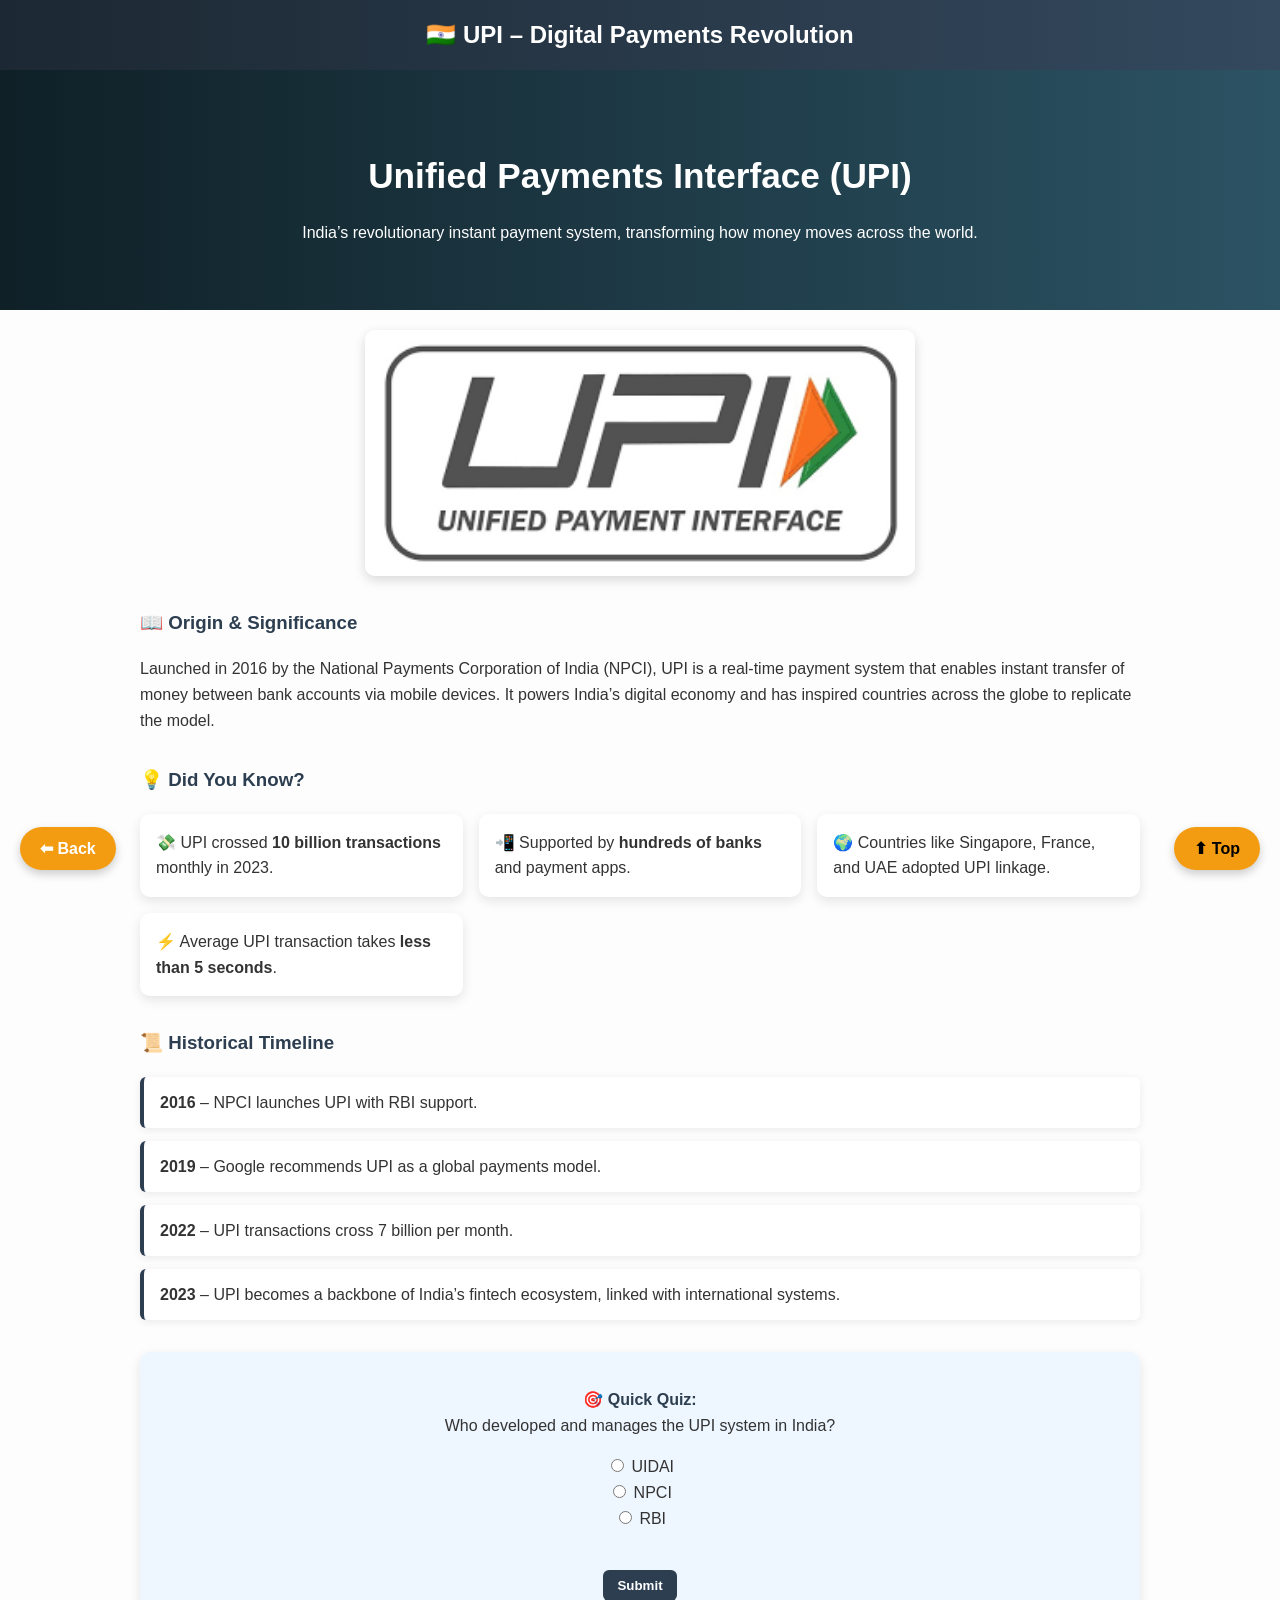
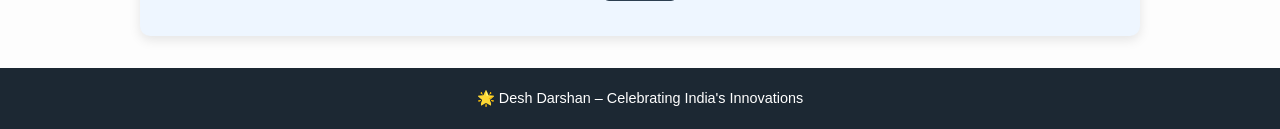
<file: pages/Innovation/UPI.html>
<!DOCTYPE html>
<html lang="en">
<head>
  <meta charset="UTF-8">
  <meta name="viewport" content="width=device-width, initial-scale=1.0">
  <title>UPI – Innovations of India</title>
  <style>
    body {
      font-family: "Segoe UI", Tahoma, Geneva, Verdana, sans-serif;
      margin: 0;
      padding: 0;
      background: #fdfdfd;
      color: #333;
      line-height: 1.6;
    }

    /* Header */
    header {
      background: linear-gradient(90deg, #1c2833, #34495e);
      color: white;
      padding: 1rem 2rem;
      text-align: center;
      position: sticky;
      top: 0;
      z-index: 1000;
    }
    header h1 {
      font-size: 1.5rem;
      margin: 0;
    }

    /* Hero */
    .hero {
      text-align: center;
      padding: 3rem 1.5rem;
      background: linear-gradient(to right, #0f2027, #2c5364);
      color: white;
    }
    .hero h2 {
      font-size: 2.2rem;
      margin-bottom: 1rem;
    }

    /* Container */
    .container {
      max-width: 1000px;
      margin: 2rem auto;
      padding: 0 20px;
    }
    h3 {
      margin-top: 2rem;
      color: #2c3e50;
    }

    /* Image */
    .img-container {
      display: flex;
      justify-content: center;
      margin: 20px 0;
    }
    .img-container img {
      width: 550px;
      max-width: 100%;
      border-radius: 10px;
      box-shadow: 0 4px 12px rgba(0,0,0,0.15);
    }

    /* Fact Grid */
    .fact-grid {
      display: grid;
      grid-template-columns: repeat(auto-fit, minmax(250px, 1fr));
      gap: 1rem;
      margin: 1rem 0;
    }
    .fact-box {
      background: #fff;
      padding: 1rem;
      border-radius: 10px;
      box-shadow: 0 4px 12px rgba(0,0,0,0.1);
    }

    /* Timeline */
    ul.timeline {
      list-style: none;
      padding-left: 0;
    }
    ul.timeline li {
      background: #fff;
      margin: 0.8rem 0;
      padding: 0.8rem 1rem;
      border-left: 4px solid #2c3e50;
      border-radius: 6px;
      box-shadow: 0 2px 8px rgba(0,0,0,0.08);
    }

    /* Quiz */
    .quiz-box {
      background: #eef6ff;
      padding: 1.2rem;
      border-radius: 10px;
      margin-top: 2rem;
      text-align: center;
      box-shadow: 0 4px 12px rgba(0,0,0,0.1);
    }
    .quiz-box strong { color: #2c3e50; }
    .quiz-box button {
      margin-top: 0.8rem;
      padding: 8px 14px;
      border: none;
      border-radius: 6px;
      background: #2c3e50;
      color: white;
      font-weight: bold;
      cursor: pointer;
      transition: 0.3s;
    }
    .quiz-box button:hover {
      background: #1a252f;
    }

    /* Back Buttons */
    .top-btn {
      position: fixed;
      right: 20px;
      bottom: 30px;
      background: #f39c12;
      color: black;
      border: none;
      padding: 12px 20px;
      border-radius: 30px;
      font-size: 16px;
      font-weight: bold;
      cursor: pointer;
      box-shadow: 0px 4px 10px rgba(0,0,0,0.2);
      transition: all 0.3s ease;
      z-index: 1000;
    }
    .top-btn:hover {
      transform: scale(1.08);
      background: #ffd700;
    }
    .back-btn {
      position: fixed;
      left: 20px;
      bottom: 30px;
      background: #f39c12;
      color: white;
      border: none;
      padding: 12px 20px;
      border-radius: 30px;
      font-size: 16px;
      font-weight: bold;
      cursor: pointer;
      box-shadow: 0px 4px 10px rgba(0,0,0,0.2);
      transition: all 0.3s ease;
      z-index: 1000;
    }
    .back-btn:hover {
      transform: scale(1.08);
      background: #f1c40f;
    }

    /* Footer */
    footer {
      background: #1c2833;
      color: white;
      text-align: center;
      padding: 1.2rem;
      margin-top: 2rem;
      font-size: 0.9rem;
    }
  </style>
</head>
<body>

  <!-- Header -->
  <header>
    <h1>🇮🇳 UPI – Digital Payments Revolution</h1>
  </header>

  <!-- Hero -->
  <section class="hero">
    <h2>Unified Payments Interface (UPI)</h2>
    <p>India’s revolutionary instant payment system, transforming how money moves across the world.</p>
  </section>

  <!-- Image -->
  <div class="img-container">
    <img src="./img/upi.png" alt="UPI Illustration">
  </div>

  <!-- Main Content -->
  <div class="container">
    <h3>📖 Origin & Significance</h3>
    <p>Launched in 2016 by the National Payments Corporation of India (NPCI), UPI is a real-time payment system that enables instant transfer of money between bank accounts via mobile devices. It powers India’s digital economy and has inspired countries across the globe to replicate the model.</p>

    <h3>💡 Did You Know?</h3>
    <div class="fact-grid">
      <div class="fact-box">💸 UPI crossed <b>10 billion transactions</b> monthly in 2023.</div>
      <div class="fact-box">📲 Supported by <b>hundreds of banks</b> and payment apps.</div>
      <div class="fact-box">🌍 Countries like Singapore, France, and UAE adopted UPI linkage.</div>
      <div class="fact-box">⚡ Average UPI transaction takes <b>less than 5 seconds</b>.</div>
    </div>

    <h3>📜 Historical Timeline</h3>
    <ul class="timeline">
      <li><b>2016</b> – NPCI launches UPI with RBI support.</li>
      <li><b>2019</b> – Google recommends UPI as a global payments model.</li>
      <li><b>2022</b> – UPI transactions cross 7 billion per month.</li>
      <li><b>2023</b> – UPI becomes a backbone of India’s fintech ecosystem, linked with international systems.</li>
    </ul>

    <!-- Quiz -->
    <div class="quiz-box">
      <p><strong>🎯 Quick Quiz:</strong><br>
        Who developed and manages the UPI system in India?</p>
      <form id="quiz-form">
        <label><input type="radio" name="answer" value="UIDAI"> UIDAI</label><br>
        <label><input type="radio" name="answer" value="NPCI"> NPCI</label><br>
        <label><input type="radio" name="answer" value="RBI"> RBI</label><br><br>
        <button type="button" onclick="checkAnswer()">Submit</button>
      </form>
      <p id="quiz-result" style="font-weight:bold; margin-top:10px;"></p>
    </div>
  </div>

  <!-- Back to Top -->
  <button class="top-btn" onclick="window.scrollTo({top: 0, behavior: 'smooth'})">⬆ Top</button>

  <!-- Back to Previous -->
  <button class="back-btn" onclick="history.back()">⬅ Back</button>

  <!-- Footer -->
  <footer>
    🌟 Desh Darshan – Celebrating India's Innovations
  </footer>

  <!-- Quiz Script -->
  <script>
    function checkAnswer() {
      const selected = document.querySelector('input[name="answer"]:checked');
      const result = document.getElementById("quiz-result");

      if (!selected) {
        result.textContent = "⚠️ Please select an option!";
        result.style.color = "red";
        return;
      }

      if (selected.value === "NPCI") {
        result.textContent = "✅ Correct! NPCI developed and manages UPI.";
        result.style.color = "green";
      } else {
        result.textContent = "❌ Oops! The correct answer is NPCI.";
        result.style.color = "red";
      }
    }
  </script>
</body>
</html>
</file>
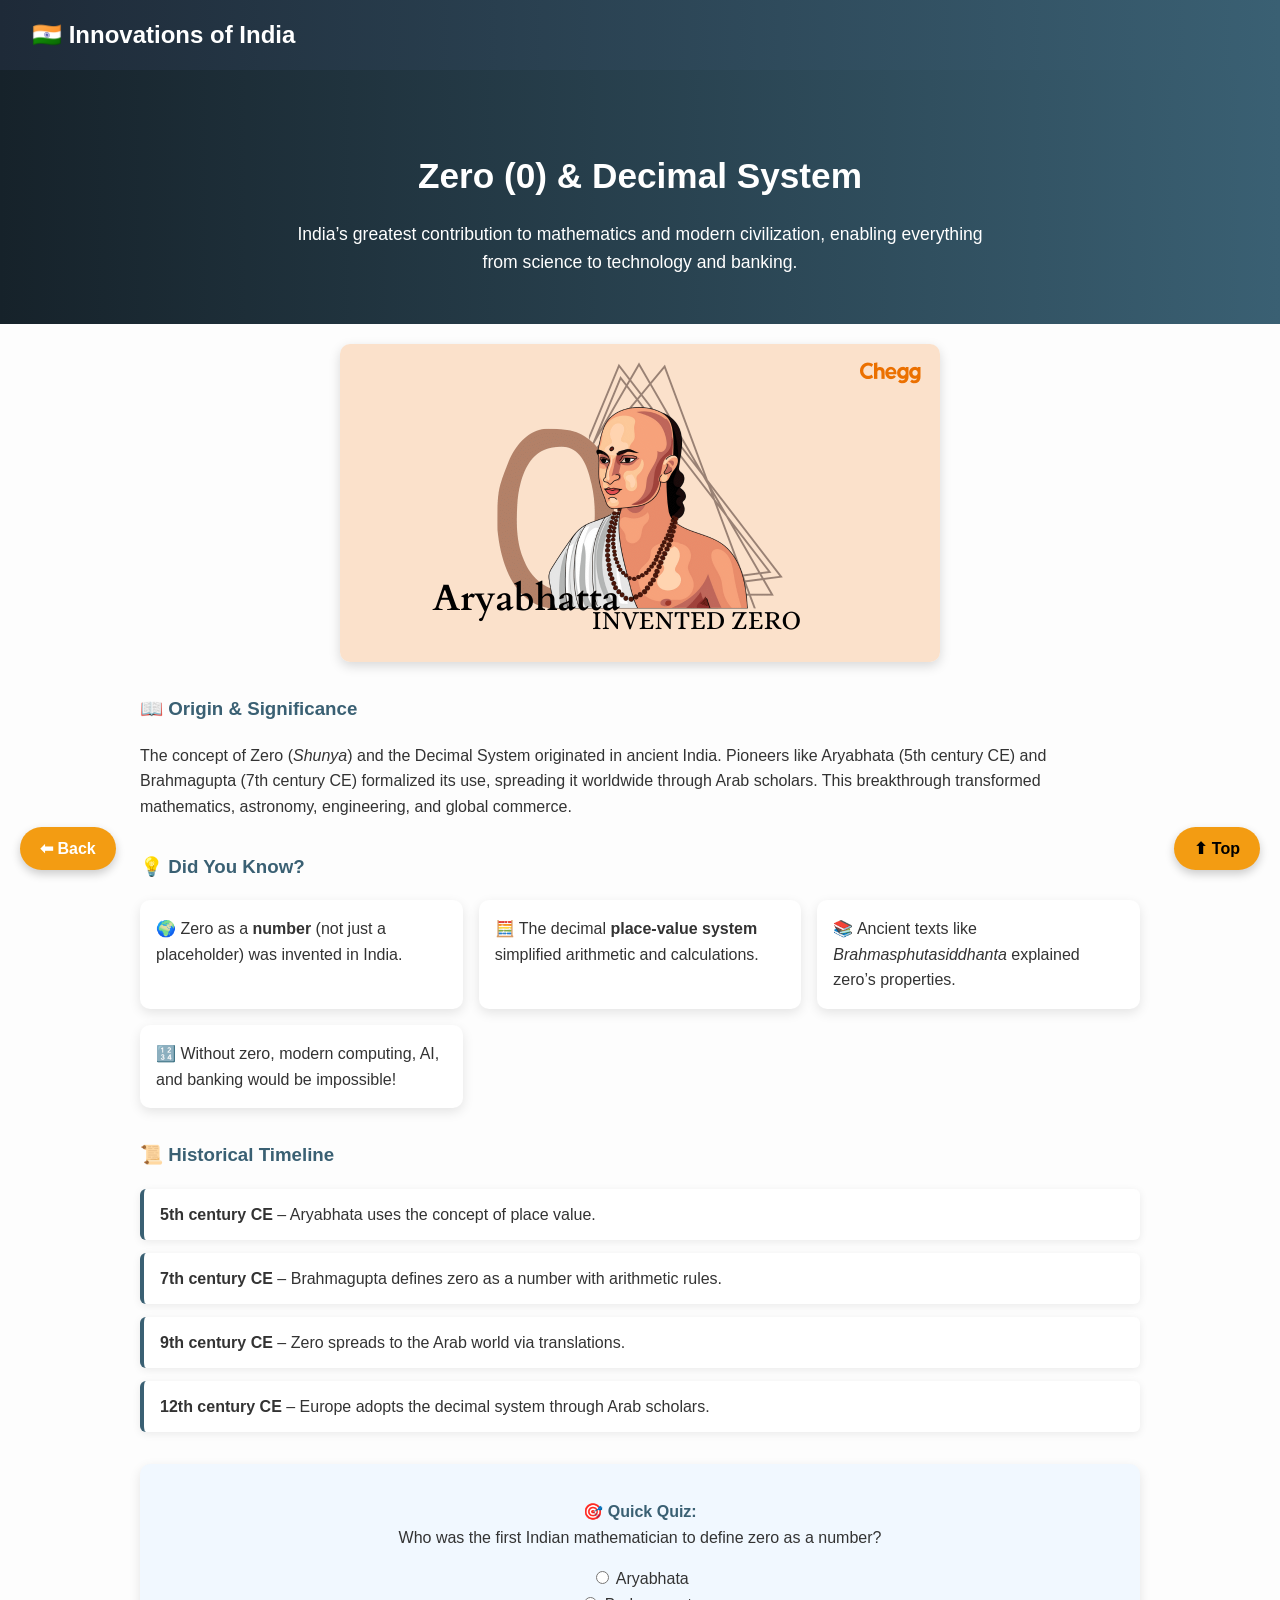
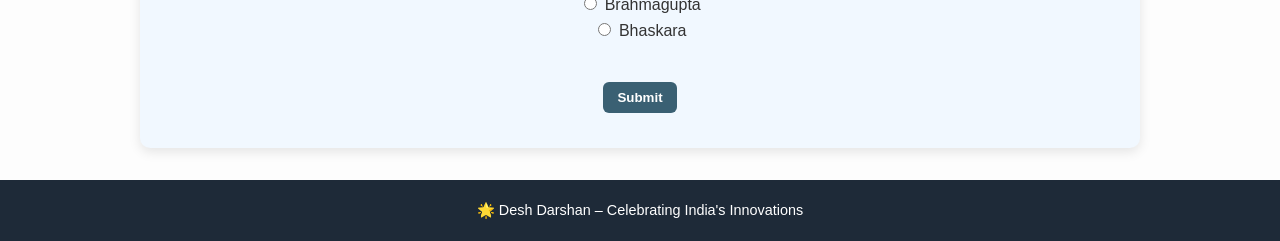
<file: pages/Innovation/zero.html>
<!DOCTYPE html>
<html lang="en">
<head>
  <meta charset="UTF-8">
  <meta name="viewport" content="width=device-width, initial-scale=1.0">
  <title>Zero & Decimal System – Innovations of India</title>
  <style>
    body 
    {
      font-family: "Segoe UI", Tahoma, Geneva, Verdana, sans-serif;
      margin: 0;
      padding: 0;
      background: #fdfdfd;
      color: #333;
      line-height: 1.6;
    }

    /* Header */
    header {
      background: linear-gradient(90deg, #1e2a38, #3a6073);
      color: white;
      padding: 1rem 2rem;
      display: flex;
      justify-content: space-between;
      align-items: center;
      position: sticky;
      top: 0;
      z-index: 1000;
    }
    header h1 {
      font-size: 1.5rem;
      margin: 0;
    }
    .home-btn {
      background: #f1c40f;
      color: black;
      padding: 8px 16px;
      border-radius: 6px;
      font-weight: bold;
      text-decoration: none;
      transition: 0.3s;
      margin-right: 100%;
    }
    .home-btn:hover {
      background: #ffd700;
    }

    /* Hero Section */
    .hero {
      text-align: center;
      padding: 3rem 1.5rem;
      background: linear-gradient(to right, #16222A, #3A6073);
      color: white;
    }

    .heading
    {
        text-align: center;
    }
    .hero h2 {
      font-size: 2.2rem;
      margin-bottom: 1rem;
    }
    .hero p {
      font-size: 1.1rem;
      max-width: 700px;
      margin: auto;
    }

    /* Content Container */
    .container {
      max-width: 1000px;
      margin: 2rem auto;
      padding: 0 20px;
    }
    h3 {
      margin-top: 2rem;
      color: #3A6073;
    }

    /* Fact Grid */
    .fact-grid {
      display: grid;
      grid-template-columns: repeat(auto-fit, minmax(250px, 1fr));
      gap: 1rem;
      margin: 1rem 0;
    }
    .fact-box {
      background: #fff;
      padding: 1rem;
      border-radius: 10px;
      box-shadow: 0 4px 12px rgba(0,0,0,0.1);
    }

    /* Timeline */
    ul.timeline {
      list-style: none;
      padding-left: 0;
      margin-top: 1rem;
    }
    ul.timeline li {
      background: #fff;
      margin: 0.8rem 0;
      padding: 0.8rem 1rem;
      border-left: 4px solid #3a6073;
      border-radius: 6px;
      box-shadow: 0 2px 8px rgba(0,0,0,0.08);
    }

    /* Quiz */
    .quiz-box {
      background: #f1f8ff;
      padding: 1.2rem;
      border-radius: 10px;
      margin-top: 2rem;
      text-align: center;
      box-shadow: 0 4px 12px rgba(0,0,0,0.1);
    }
    .quiz-box strong { color: #3a6073; }
    .quiz-box button {
      margin-top: 0.8rem;
      padding: 8px 14px;
      border: none;
      border-radius: 6px;
      background: #3a6073;
      color: white;
      font-weight: bold;
      cursor: pointer;
      transition: 0.3s;
    }
    .quiz-box button:hover {
      background: #274257;
    }

    /* Back to Top Button */
    .top-btn{
      position: fixed;
      right: 20px;
      bottom: 30px;
      background: #f39c12;
      color: black;
      border: none;
      padding: 12px 20px;
      border-radius: 30px;
      font-size: 16px;
      font-weight: bold;
      cursor: pointer;
      box-shadow: 0px 4px 10px rgba(0,0,0,0.2);
      transition: all 0.3s ease;
      z-index: 1000;
    }
    .top-btn:hover {
      transform: scale(1.08);
      background: #ffd700;
    }

    .back-btn {
    position: fixed;
    left: 20px;
    bottom: 30px;
    background: #f39c12;
    color: white;
    border: none;
    padding: 12px 20px;
    border-radius: 30px;
    font-size: 16px;
    font-weight: bold;
    cursor: pointer;
    box-shadow: 0px 4px 10px rgba(0,0,0,0.2);
    transition: all 0.3s ease;
    z-index: 1000;
    }
    .back-btn:hover {
    transform: scale(1.08);
    background: #f1c40f;
    }

    /*img session*/
    .img-container 
    {
        display: flex;
        justify-content: center;
        align-items: center;
        margin: 20px 0;
    }
 
   .img-container img 
    {
        width: 600px;
        height: auto;
        border-radius: 10px;  
        box-shadow: 0 4px 12px rgba(0,0,0,0.15); 
    }

    /* Footer */
    footer {
      background: #1e2a38;
      color: white;
      text-align: center;
      padding: 1.2rem;
      margin-top: 2rem;
      font-size: 0.9rem;
    }
  </style>
</head>
<body>

  <!-- Header -->
  <header>
    <h1>🇮🇳 Innovations of India</h1>
  </header>

  <!-- Hero -->
  <section class="hero">
    <h2>Zero (0) & Decimal System</h2>
    <p>India’s greatest contribution to mathematics and modern civilization, enabling everything from science to technology and banking.</p>
  </section>

  <!-- img session -->
    <div class="img-container">
    <img src="./img/zero.png" alt="zero img">
    </div>

 
  <!-- Main Content -->
  <div class="container">
    <h3>📖 Origin & Significance</h3>
    <p>The concept of Zero (<i>Shunya</i>) and the Decimal System originated in ancient India. Pioneers like Aryabhata (5th century CE) and Brahmagupta (7th century CE) formalized its use, spreading it worldwide through Arab scholars. This breakthrough transformed mathematics, astronomy, engineering, and global commerce.</p>

    <h3>💡 Did You Know?</h3>
    <div class="fact-grid">
      <div class="fact-box">🌍 Zero as a <b>number</b> (not just a placeholder) was invented in India.</div>
      <div class="fact-box">🧮 The decimal <b>place-value system</b> simplified arithmetic and calculations.</div>
      <div class="fact-box">📚 Ancient texts like <i>Brahmasphutasiddhanta</i> explained zero’s properties.</div>
      <div class="fact-box">🔢 Without zero, modern computing, AI, and banking would be impossible!</div>
    </div>

    <h3>📜 Historical Timeline</h3>
    <ul class="timeline">
      <li><b>5th century CE</b> – Aryabhata uses the concept of place value.</li>
      <li><b>7th century CE</b> – Brahmagupta defines zero as a number with arithmetic rules.</li>
      <li><b>9th century CE</b> – Zero spreads to the Arab world via translations.</li>
      <li><b>12th century CE</b> – Europe adopts the decimal system through Arab scholars.</li>
    </ul>

    <!-- Quiz -->
    <div class="quiz-box">
      <p><strong>🎯 Quick Quiz:</strong><br>
        Who was the first Indian mathematician to define zero as a number?</p>
      <form id="quiz-form">
        <label><input type="radio" name="answer" value="Aryabhata"> Aryabhata</label><br>
        <label><input type="radio" name="answer" value="Brahmagupta"> Brahmagupta</label><br>
        <label><input type="radio" name="answer" value="Bhaskara"> Bhaskara</label><br><br>
        <button type="button" onclick="checkAnswer()">Submit</button>
      </form>
      <p id="quiz-result" style="font-weight:bold; margin-top:10px;"></p>
    </div>
  </div>

  <!-- Back to Top -->
  <button class="top-btn" onclick="window.scrollTo({top: 0, behavior: 'smooth'})">⬆ Top</button>

  <!-- Back to home -->
  <button class="back-btn" onclick="history.back()">⬅ Back</button>


  <!-- Footer -->
  <footer>
    🌟 Desh Darshan – Celebrating India's Innovations
  </footer>

  <!-- Quiz Script -->
  <script>
    function checkAnswer() {
      const selected = document.querySelector('input[name="answer"]:checked');
      const result = document.getElementById("quiz-result");

      if (!selected) {
        result.textContent = "⚠️ Please select an option!";
        result.style.color = "red";
        return;
      }

      if (selected.value === "Brahmagupta") {
        result.textContent = "✅ Correct! Brahmagupta defined zero as a number.";
        result.style.color = "green";
      } else {
        result.textContent = "❌ Oops! The correct answer is Brahmagupta.";
        result.style.color = "red";
      }
    }
  </script>
</body>
</html>
</file>
<file: pages/Innovation/innovation.css>
:root {
      --primary: #FF6B35;
      --primary-light: #FF8A65;
      --primary-dark: #E65100;
      --secondary: #2E7D32;
      --secondary-light: #4CAF50;
      --accent: #FFD54F;
      --text-dark: #1A1A1A;
      --text-medium: #424242;
      --text-light: #757575;
      --background: #FAFAFA;
      --card-bg: #FFFFFF;
      --gradient-primary: linear-gradient(135deg, #FF6B35 0%, #FF8A65 50%, #FFD54F 100%);
      --gradient-secondary: linear-gradient(135deg, #2E7D32 0%, #4CAF50 100%);
      --shadow-sm: 0 2px 8px rgba(0, 0, 0, 0.08);
      --shadow-md: 0 8px 25px rgba(0, 0, 0, 0.12);
      --shadow-lg: 0 15px 40px rgba(0, 0, 0, 0.15);
      --radius: 16px;
      --transition: all 0.4s cubic-bezier(0.4, 0, 0.2, 1);
    }

    * {
      margin: 0;
      padding: 0;
      box-sizing: border-box;
    }

    body {
      font-family: 'Inter', sans-serif;
      line-height: 1.6;
      color: var(--text-dark);
      background: var(--background);
      overflow-x: hidden;
    }

    h1, h2, h3, h4 {
      font-family: 'Playfair Display', serif;
      font-weight: 600;
    }

    /* Navigation */
    .navbar {
      background: rgba(255, 255, 255, 0.95);
      backdrop-filter: blur(20px);
      padding: 1rem 0;
      position: fixed;
      width: 100%;
      top: 0;
      z-index: 1000;
      border-bottom: 1px solid rgba(255, 107, 53, 0.1);
    }

    .navbar .container {
      max-width: 1400px;
      margin: 0 auto;
      padding: 0 2rem;
      display: flex;
      justify-content: space-between;
      align-items: center;
    }

    .navbar .logo {
      color: var(--primary);
      font-size: 1.8rem;
      font-weight: 700;
      text-decoration: none;
      font-family: 'Playfair Display', serif;
    }

    .navbar .nav-links {
      display: flex;
      list-style: none;
      gap: 2.5rem;
    }

    .navbar .nav-links a {
      color: var(--text-medium);
      text-decoration: none;
      font-weight: 500;
      transition: var(--transition);
      position: relative;
      display: flex;
      align-items: center;
      gap: 0.5rem;
    }

    .navbar .nav-links a::after {
      content: '';
      position: absolute;
      bottom: -8px;
      left: 0;
      width: 0;
      height: 2px;
      background: var(--gradient-primary);
      transition: var(--transition);
      border-radius: 1px;
    }

    .navbar .nav-links a:hover {
      color: var(--primary);
    }

    .navbar .nav-links a:hover::after {
      width: 100%;
    }

    /* Hero Section */
    .hero {
      background: var(--gradient-primary);
      color: white;
      text-align: center;
      padding: 180px 0 120px 0;
      margin-top: 70px;
      position: relative;
      overflow: hidden;
    }

    .hero::before {
      content: '';
      position: absolute;
      top: 0;
      left: 0;
      width: 100%;
      height: 100%;
      background: url("data:image/svg+xml,%3Csvg width='60' height='60' viewBox='0 0 60 60' xmlns='http://www.w3.org/2000/svg'%3E%3Cg fill='none' fill-rule='evenodd'%3E%3Cg fill='%23ffffff' fill-opacity='0.1'%3E%3Cpath d='M36 34v-4h-2v4h-4v2h4v4h2v-4h4v-2h-4zm0-30V0h-2v4h-4v2h4v4h2V6h4V4h-4zM6 34v-4H4v4H0v2h4v4h2v-4h4v-2H6zM6 4V0H4v4H0v2h4v4h2V6h4V4H6z'/%3E%3C/g%3E%3C/g%3E%3C/svg%3E") repeat;
      opacity: 0.3;
    }

    .hero .container {
      max-width: 1400px;
      margin: 0 auto;
      padding: 0 2rem;
      position: relative;
      z-index: 2;
    }

    .innovation-icon {
      font-size: 6rem;
      margin-bottom: 2rem;
      opacity: 0.9;
      display: inline-block;
      animation: glow 3s ease-in-out infinite alternate;
    }

    @keyframes glow {
      from { text-shadow: 0 0 20px rgba(255,255,255,0.3); }
      to { text-shadow: 0 0 30px rgba(255,255,255,0.5), 0 0 40px rgba(255,255,255,0.3); }
    }

    .hero h1 {
      font-size: 4rem;
      font-weight: 700;
      margin-bottom: 1.5rem;
      line-height: 1.1;
      background: linear-gradient(45deg, #fff, #FFD54F);
      -webkit-background-clip: text;
      -webkit-text-fill-color: transparent;
      background-clip: text;
    }

    .hero p {
      font-size: 1.4rem;
      font-weight: 300;
      opacity: 0.9;
      max-width: 700px;
      margin: 0 auto 3rem auto;
    }

    .hero-cta {
      display: flex;
      gap: 1.5rem;
      justify-content: center;
      margin-top: 2rem;
    }

    .btn {
      padding: 1.2rem 2.5rem;
      border-radius: 50px;
      font-family: 'Inter', sans-serif;
      font-weight: 600;
      cursor: pointer;
      transition: var(--transition);
      text-decoration: none;
      display: inline-flex;
      align-items: center;
      gap: 0.8rem;
      font-size: 1.05rem;
    }

    .btn-primary {
      background: var(--card-bg);
      color: var(--primary);
      box-shadow: var(--shadow-md);
    }

    .btn-primary:hover {
      transform: translateY(-4px);
      box-shadow: var(--shadow-lg);
      background: #fff;
    }

    .btn-secondary {
      background: rgba(255, 255, 255, 0.15);
      color: white;
      border: 2px solid rgba(255, 255, 255, 0.3);
      backdrop-filter: blur(10px);
    }

    .btn-secondary:hover {
      background: rgba(255, 255, 255, 0.25);
      border-color: rgba(255, 255, 255, 0.6);
      transform: translateY(-2px);
    }

    /* Main Content */
    .main-content {
      max-width: 1400px;
      margin: 0 auto;
      padding: 6rem 2rem;
    }

    .section-title {
      text-align: center;
      font-size: 3rem;
      font-weight: 700;
      color: var(--text-dark);
      margin-bottom: 1rem;
      position: relative;
    }

    .section-subtitle {
      text-align: center;
      font-size: 1.2rem;
      color: var(--text-light);
      margin-bottom: 4rem;
      max-width: 600px;
      margin-left: auto;
      margin-right: auto;
    }

    .section-title::after {
      content: '';
      position: absolute;
      bottom: -20px;
      left: 50%;
      transform: translateX(-50%);
      width: 100px;
      height: 4px;
      background: var(--gradient-primary);
      border-radius: 2px;
    }

    /* Innovation Grid */
    .innovation-grid {
      display: grid;
      grid-template-columns: repeat(auto-fit, minmax(380px, 1fr));
      gap: 2.5rem;
      margin-bottom: 6rem;
    }

    .innovation-card {
      background: var(--card-bg);
      border-radius: var(--radius);
      overflow: hidden;
      box-shadow: var(--shadow-sm);
      transition: var(--transition);
      border: 1px solid rgba(255, 107, 53, 0.1);
      position: relative;
      group: hover;
    }

    .innovation-card:hover {
      transform: translateY(-12px) scale(1.02);
      box-shadow: var(--shadow-lg);
      border-color: var(--primary-light);
    }

    .innovation-card::before {
      content: '';
      position: absolute;
      top: 0;
      left: 0;
      width: 100%;
      height: 4px;
      background: var(--gradient-primary);
      transform: scaleX(0);
      transition: var(--transition);
    }

    .innovation-card:hover::before {
      transform: scaleX(1);
    }

    .innovation-card-icon {
      background: var(--gradient-primary);
      height: 100px;
      display: flex;
      align-items: center;
      justify-content: center;
      position: relative;
      overflow: hidden;
    }

    .innovation-card-icon::before {
      content: '';
      position: absolute;
      top: 0;
      left: -100%;
      width: 100%;
      height: 100%;
      background: linear-gradient(90deg, transparent, rgba(255,255,255,0.4), transparent);
      transition: var(--transition);
    }

    .innovation-card:hover .innovation-card-icon::before {
      left: 100%;
    }

    .innovation-card-icon i {
      font-size: 2.5rem;
      color: white;
      z-index: 2;
      position: relative;
    }

    .innovation-card-content {
      padding: 2.5rem 2rem;
    }

    .innovation-card h3 {
      font-size: 1.6rem;
      font-weight: 700;
      color: var(--text-dark);
      margin-bottom: 1rem;
      line-height: 1.3;
    }

    .innovation-card p {
      color: var(--text-medium);
      font-size: 1rem;
      line-height: 1.7;
      margin-bottom: 2rem;
    }

    .learn-more-btn {
      background: var(--gradient-primary);
      color: white;
      border: none;
      padding: 1rem 2rem;
      border-radius: 50px;
      font-family: 'Inter', sans-serif;
      font-weight: 600;
      cursor: pointer;
      transition: var(--transition);
      text-decoration: none;
      display: inline-flex;
      align-items: center;
      gap: 0.8rem;
      font-size: 0.95rem;
      position: relative;
      overflow: hidden;
    }

    .learn-more-btn::before {
      content: '';
      position: absolute;
      top: 0;
      left: -100%;
      width: 100%;
      height: 100%;
      background: linear-gradient(90deg, transparent, rgba(255,255,255,0.3), transparent);
      transition: var(--transition);
    }

    .learn-more-btn:hover::before {
      left: 100%;
    }

    .learn-more-btn:hover {
      transform: translateY(-3px);
      box-shadow: 0 12px 25px rgba(255, 107, 53, 0.4);
    }

    .learn-more-btn i {
      transition: var(--transition);
    }

    .learn-more-btn:hover i {
      transform: translateX(4px);
    }

    /* Stats Section */
    .stats-section {
      background: var(--gradient-secondary);
      padding: 6rem 0;
      margin: 6rem 0;
      border-radius: var(--radius);
      box-shadow: var(--shadow-md);
      position: relative;
      overflow: hidden;
    }

    .stats-section::before {
      content: '';
      position: absolute;
      top: 0;
      left: 0;
      width: 100%;
      height: 100%;
      background: url("data:image/svg+xml,%3Csvg width='40' height='40' viewBox='0 0 40 40' xmlns='http://www.w3.org/2000/svg'%3E%3Cg fill='%23ffffff' fill-opacity='0.1'%3E%3Cpath d='M20 20c0-5.5-4.5-10-10-10s-10 4.5-10 10 4.5 10 10 10 10-4.5 10-10zm10 0c0-5.5-4.5-10-10-10s-10 4.5-10 10 4.5 10 10 10 10-4.5 10-10z'/%3E%3C/g%3E%3C/svg%3E") repeat;
      opacity: 0.4;
    }

    .stats-grid {
      display: grid;
      grid-template-columns: repeat(auto-fit, minmax(220px, 1fr));
      gap: 3rem;
      max-width: 1200px;
      margin: 0 auto;
      position: relative;
      z-index: 2;
    }

    .stat-card {
      text-align: center;
      padding: 2rem 1.5rem;
      color: white;
      position: relative;
    }

    .stat-card i {
      font-size: 3.5rem;
      color: rgba(255, 255, 255, 0.9);
      margin-bottom: 1.5rem;
      display: block;
      animation: float 6s ease-in-out infinite;
    }

    .stat-card:nth-child(2) i { animation-delay: -2s; }
    .stat-card:nth-child(3) i { animation-delay: -4s; }
    .stat-card:nth-child(4) i { animation-delay: -6s; }

    @keyframes float {
      0%, 100% { transform: translateY(0px); }
      50% { transform: translateY(-10px); }
    }

    .stat-card h3 {
      font-size: 3.2rem;
      font-weight: 700;
      margin-bottom: 0.5rem;
      color: white;
      font-family: 'Inter', sans-serif;
    }

    .stat-card p {
      color: rgba(255, 255, 255, 0.9);
      font-weight: 500;
      font-size: 1.2rem;
    }

    /* Footer */
    #footer {
      background: linear-gradient(135deg, #1A1A1A 0%, #2D2D2D 100%);
      color: #fff;
      padding: 5rem 0 0;
      position: relative;
    }

    .footer-content-wrapper {
      max-width: 1400px;
      margin: 0 auto;
      padding: 0 2rem;
      display: grid;
      grid-template-columns: repeat(auto-fit, minmax(280px, 1fr));
      gap: 3rem;
    }

    .footer-section {
      margin-bottom: 2rem;
    }

    .footer-section-title {
      font-size: 1.4rem;
      font-weight: 700;
      margin-bottom: 1.5rem;
      color: var(--primary);
      font-family: 'Playfair Display', serif;
      position: relative;
      padding-bottom: 12px;
    }

    .footer-section-title::after {
      content: "";
      position: absolute;
      bottom: 0;
      left: 0;
      width: 60px;
      height: 2px;
      background: var(--gradient-primary);
      border-radius: 1px;
    }

    .footer-logo {
      font-family: 'Playfair Display', serif;
      font-size: 2rem;
      font-weight: 700;
      color: var(--primary);
      margin-top: 1.5rem;
    }

    .footer-section p {
      color: #ccc;
      line-height: 1.7;
      margin-bottom: 1.5rem;
    }

    .footer-section ul {
      list-style: none;
    }

    .footer-section ul li {
      margin-bottom: 1rem;
    }

    .footer-section ul li a {
      color: #ccc;
      text-decoration: none;
      transition: var(--transition);
      display: flex;
      align-items: center;
      gap: 0.8rem;
    }

    .footer-section ul li a:hover {
      color: var(--primary);
      transform: translateX(8px);
    }

    .social-icons-container {
      display: flex;
      gap: 1.5rem;
      margin-top: 1.5rem;
    }

    .social-icons-container a {
      display: inline-flex;
      align-items: center;
      justify-content: center;
      width: 50px;
      height: 50px;
      border-radius: 50%;
      background: rgba(255, 107, 53, 0.1);
      color: var(--primary);
      font-size: 1.2rem;
      transition: var(--transition);
      border: 2px solid rgba(255, 107, 53, 0.2);
    }

    .social-icons-container a:hover {
      background: var(--primary);
      color: white;
      transform: translateY(-3px) scale(1.1);
      box-shadow: 0 10px 20px rgba(255, 107, 53, 0.3);
    }

    .copyright-section {
      text-align: center;
      padding: 2rem 0;
      background: rgba(0, 0, 0, 0.3);
      color: #999;
      font-size: 0.95rem;
      margin-top: 3rem;
      border-top: 1px solid rgba(255, 107, 53, 0.1);
    }

    /* Back to Top Button */
    #backToTopBtn {
      position: fixed;
      right: 30px;
      bottom: 30px;
      z-index: 1200;
      background: var(--gradient-primary);
      color: #fff;
      border: none;
      width: 60px;
      height: 60px;
      border-radius: 50%;
      display: none;
      align-items: center;
      justify-content: center;
      font-size: 1.4rem;
      box-shadow: var(--shadow-lg);
      cursor: pointer;
      opacity: 0;
      transform: translateY(20px);
      transition: var(--transition);
    }

    #backToTopBtn.show {
      opacity: 1;
      transform: translateY(0);
      display: flex;
    }

    #backToTopBtn:hover {
      transform: translateY(-8px) scale(1.1);
      box-shadow: 0 15px 30px rgba(255, 107, 53, 0.4);
    }

    /* Responsive Design */
    @media (max-width: 1024px) {
      .innovation-grid {
        grid-template-columns: repeat(auto-fit, minmax(340px, 1fr));
      }
    }

    @media (max-width: 768px) {
      .navbar .nav-links {
        display: none;
      }

      .hero {
        padding: 150px 0 100px 0;
      }

      .hero h1 {
        font-size: 2.8rem;
      }

      .hero p {
        font-size: 1.2rem;
      }

      .hero-cta {
        flex-direction: column;
        align-items: center;
        gap: 1rem;
      }

      .innovation-grid {
        grid-template-columns: 1fr;
        gap: 2rem;
      }

      .main-content {
        padding: 4rem 1.5rem;
      }

      .section-title {
        font-size: 2.2rem;
      }

      .stats-grid {
        grid-template-columns: repeat(2, 1fr);
        gap: 2rem;
      }

      .innovation-card-content {
        padding: 2rem 1.5rem;
      }
    }

    @media (max-width: 480px) {
      .hero h1 {
        font-size: 2.2rem;
      }

      .innovation-icon {
        font-size: 4rem;
      }

      .stats-grid {
        grid-template-columns: 1fr;
      }

      .stat-card h3 {
        font-size: 2.5rem;
      }

      .innovation-card h3 {
        font-size: 1.4rem;
      }
    }
</file>
